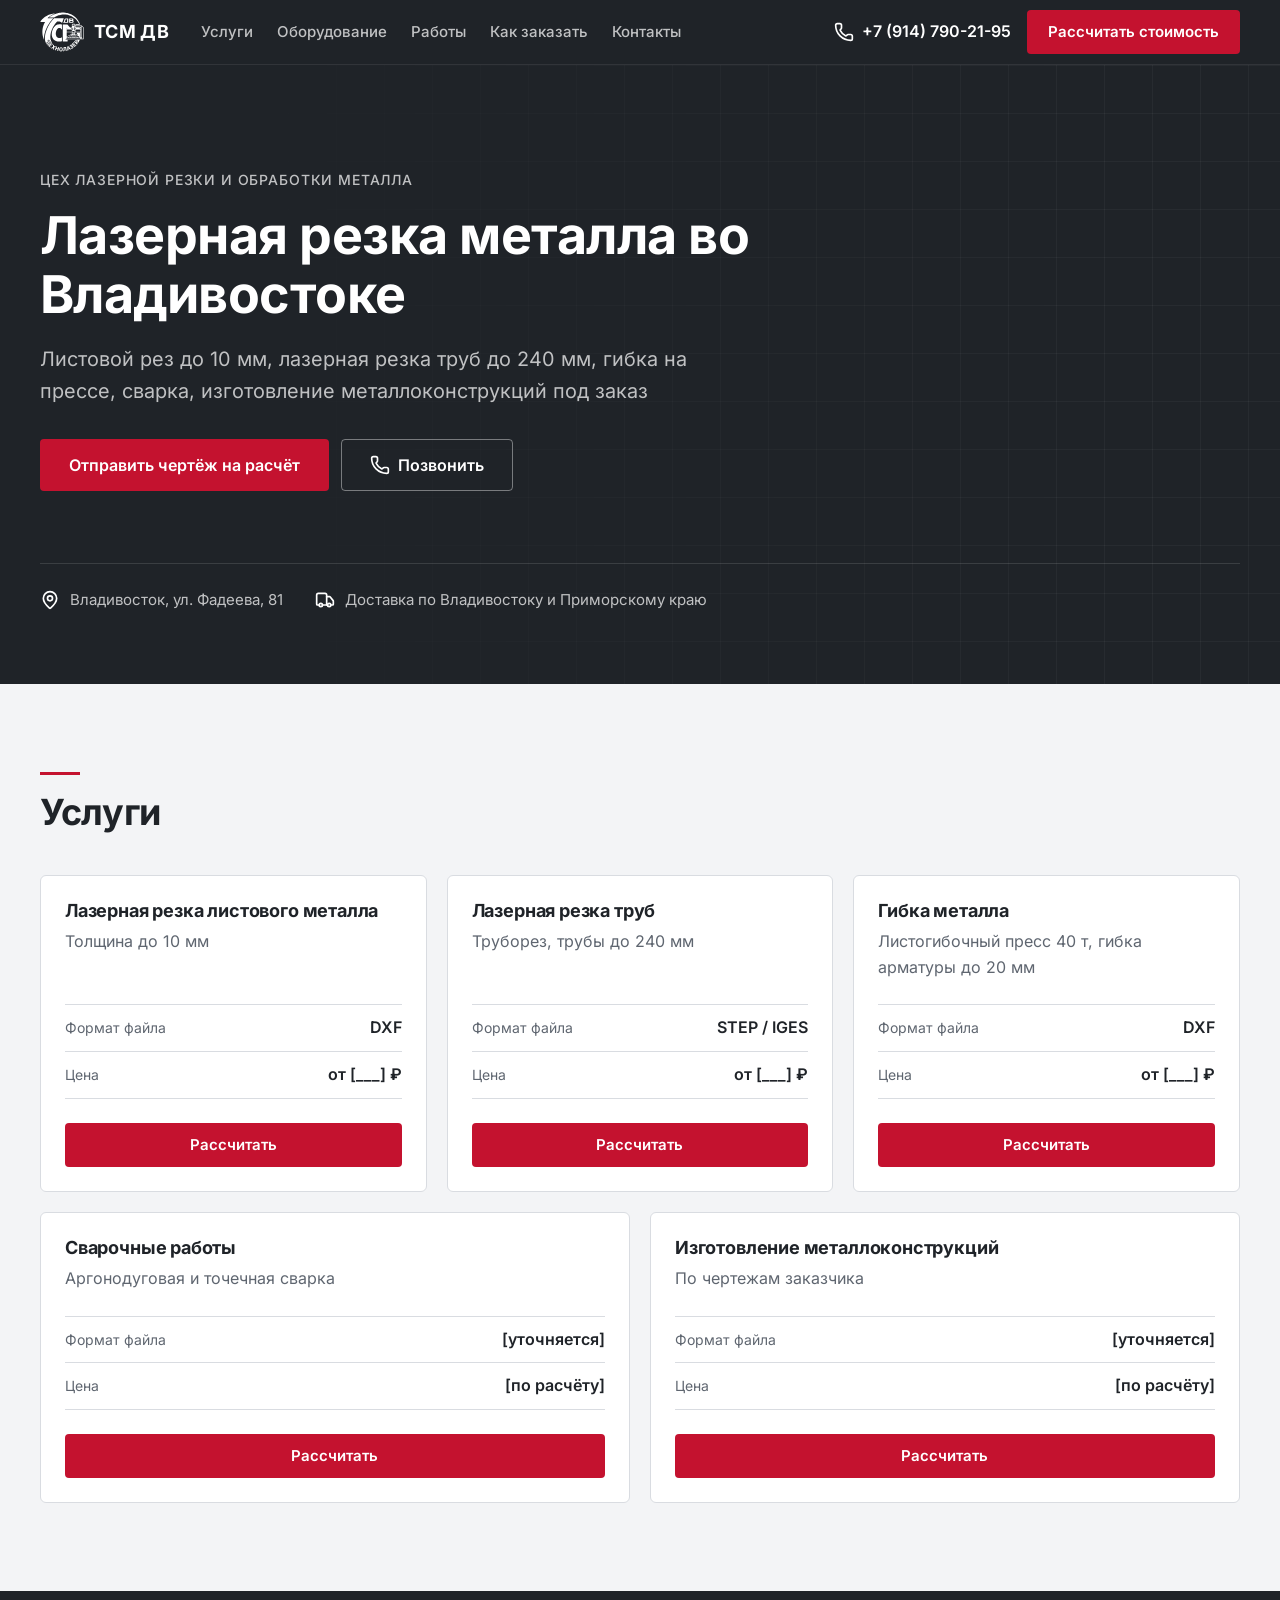
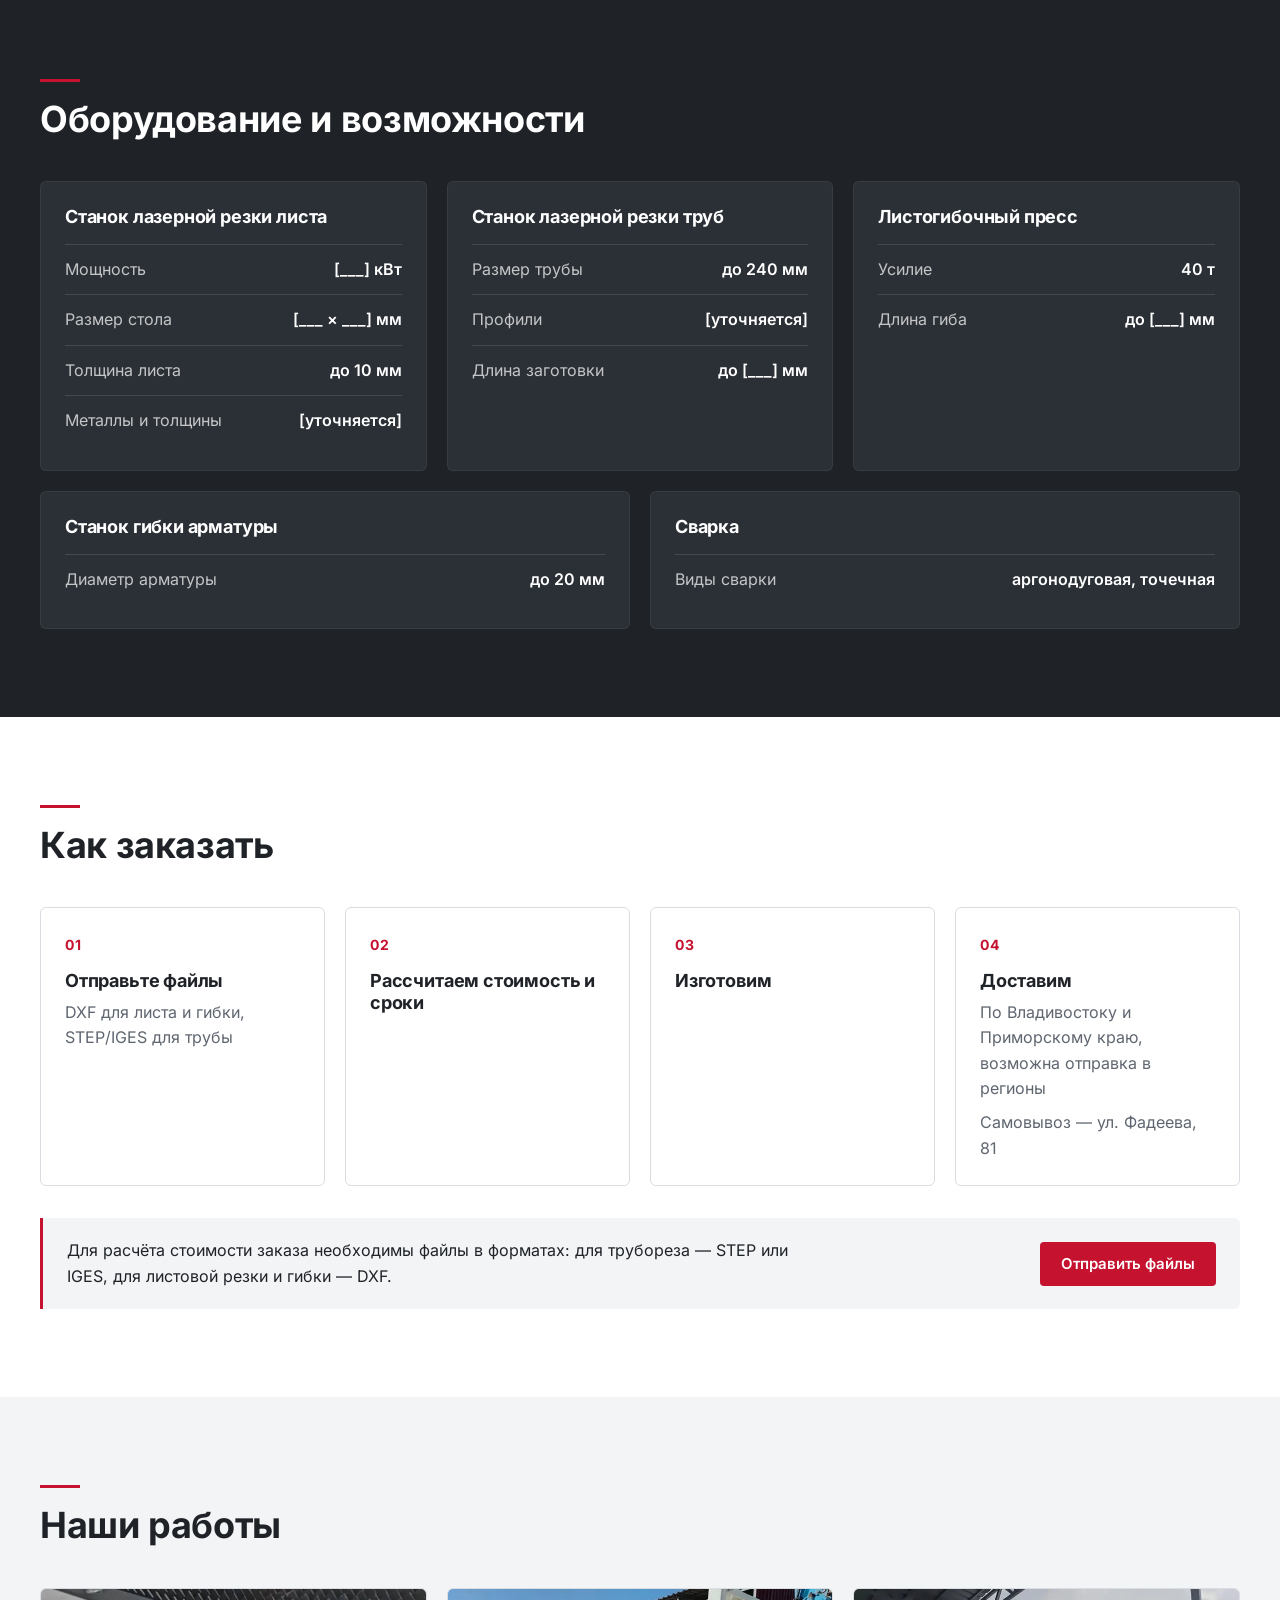
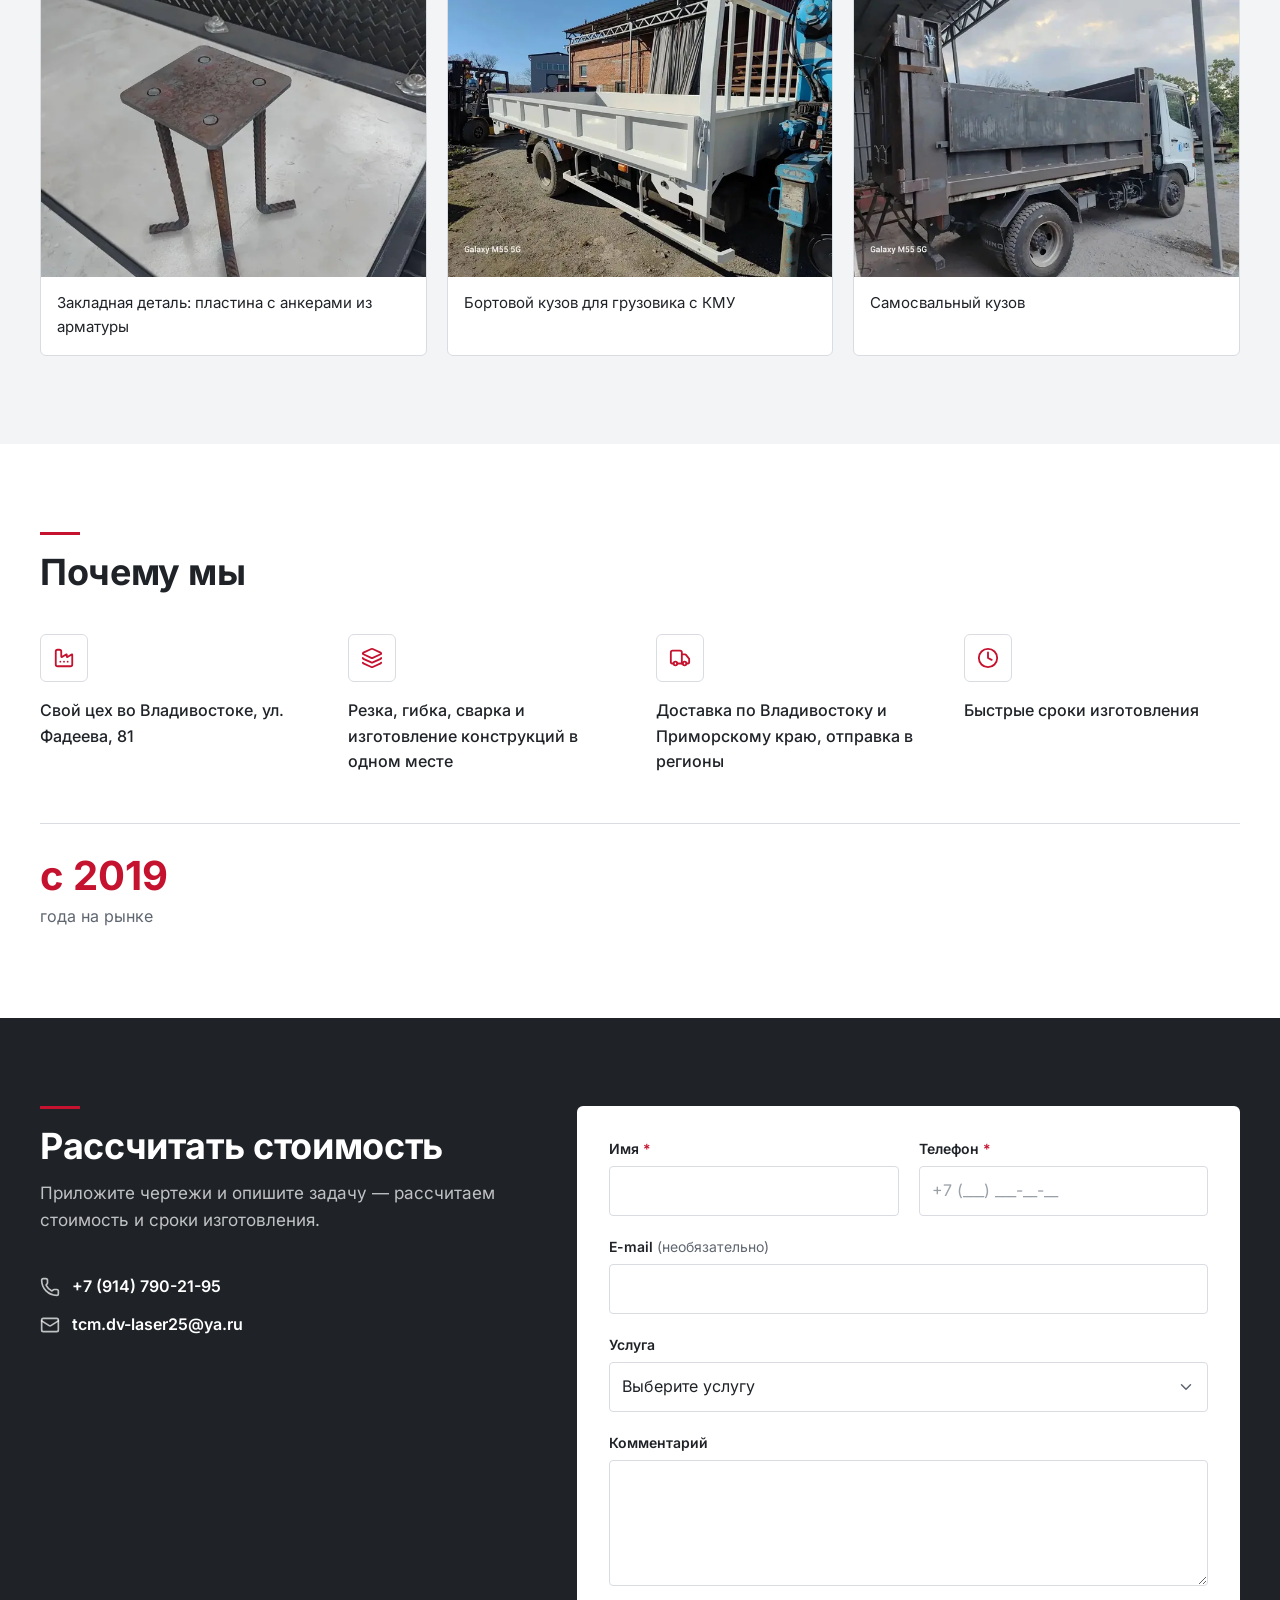
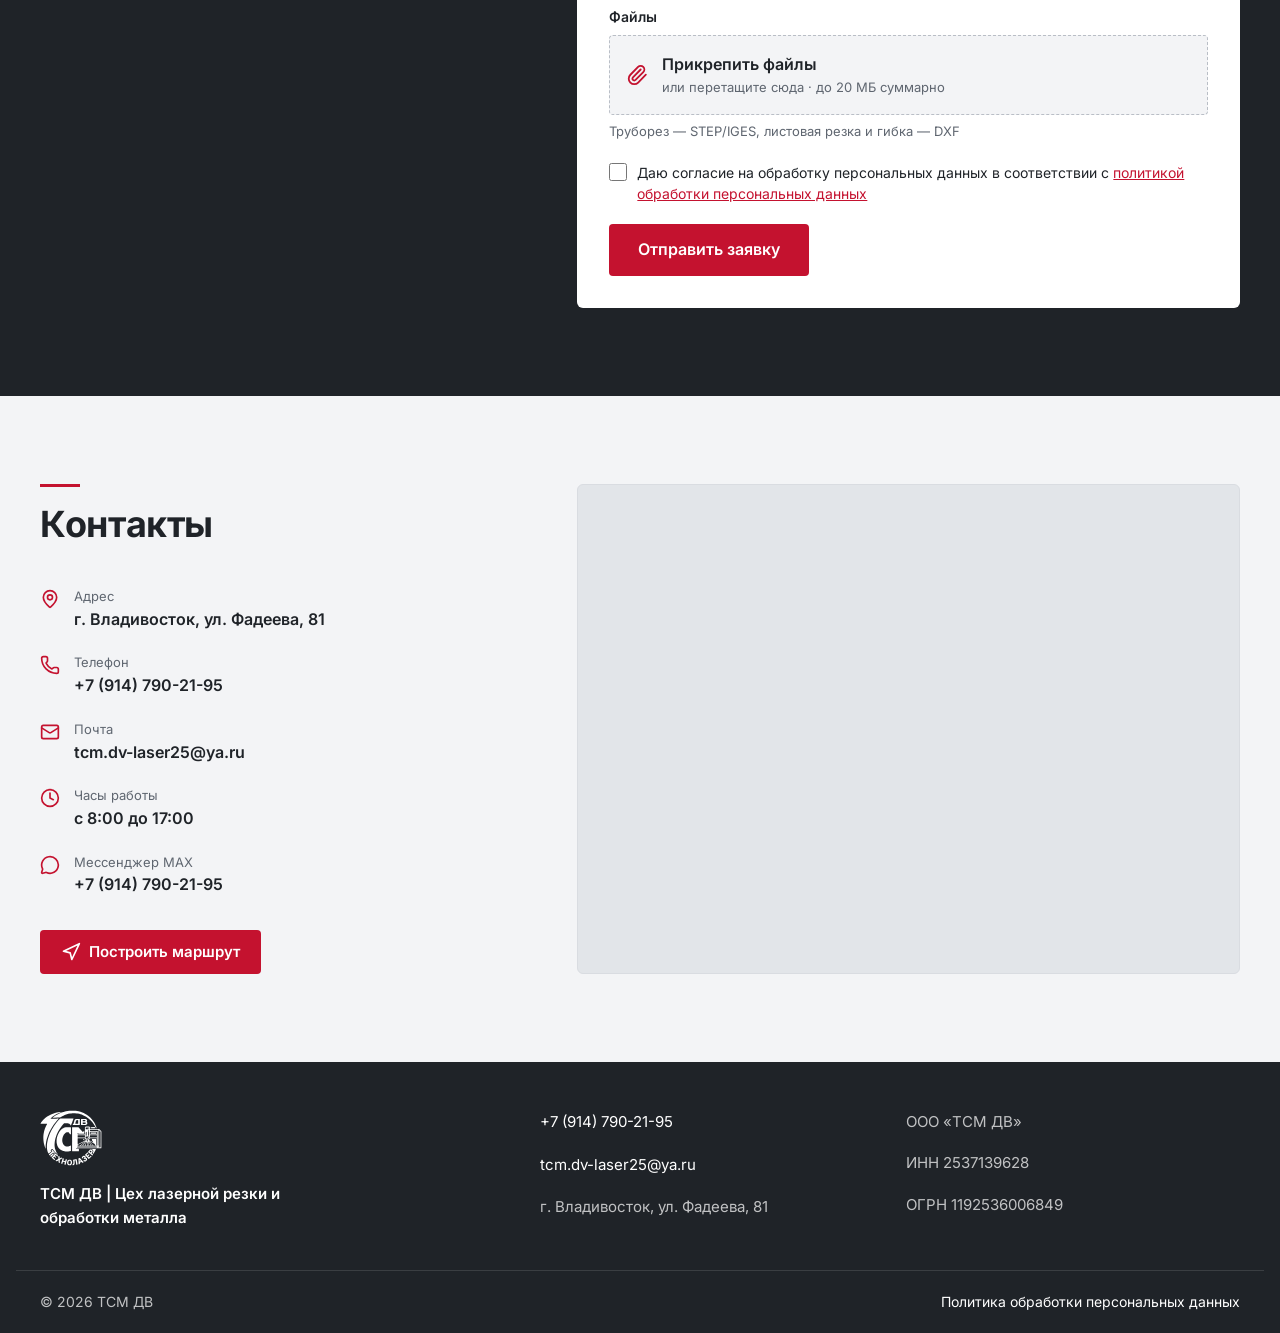
<file: index.html>
<!doctype html>
<html lang="ru">
<head>
  <meta charset="utf-8">
  <meta name="viewport" content="width=device-width, initial-scale=1">
  <title>Лазерная резка металла во Владивостоке — ТСМ ДВ</title>
  <meta name="description" content="Лазерная резка листового металла до 10 мм и труб, гибка, сварка, изготовление металлоконструкций во Владивостоке. Расчёт по чертежам DXF, STEP, IGES.">
  <meta name="theme-color" content="#1F2328">
  <!-- TODO(#6) Черновик на GitHub Pages закрыт от поисковиков. Убрать эту строку при запуске на своём домене -->
  <meta name="robots" content="noindex, nofollow">

  <!-- TODO(#6) Подставить домен в canonical, og:url и og:image -->
  <link rel="canonical" href="https://[домен]/">
  <meta property="og:type" content="website">
  <meta property="og:locale" content="ru_RU">
  <meta property="og:site_name" content="ТСМ ДВ">
  <meta property="og:title" content="Лазерная резка металла во Владивостоке — ТСМ ДВ">
  <meta property="og:description" content="Листовой рез до 10 мм, лазерная резка труб до 240 мм, гибка на прессе, сварка, изготовление металлоконструкций под заказ.">
  <meta property="og:url" content="https://[домен]/">
  <meta property="og:image" content="https://[домен]/assets/og-image.jpg">
  <meta property="og:image:width" content="1200">
  <meta property="og:image:height" content="630">

  <link rel="icon" href="assets/logo/favicon.ico" sizes="any">
  <link rel="icon" href="assets/logo/favicon.svg" type="image/svg+xml">
  <link rel="icon" href="assets/logo/favicon-32.png" type="image/png" sizes="32x32">
  <link rel="apple-touch-icon" href="assets/logo/apple-touch-icon.png">

  <link rel="preload" href="assets/fonts/inter-cyrillic-wght-normal.woff2" as="font" type="font/woff2" crossorigin>
  <link rel="preload" href="assets/fonts/inter-latin-wght-normal.woff2" as="font" type="font/woff2" crossorigin>
  <link rel="stylesheet" href="css/style.css">

  <!-- TODO(#6) Добавить url и image с доменом -->
  <!-- TODO(#7) Добавить openingHoursSpecification, когда будут известны рабочие дни (часы: 08:00–17:00) -->
  <script type="application/ld+json">
  {
    "@context": "https://schema.org",
    "@type": "LocalBusiness",
    "name": "ТСМ ДВ",
    "legalName": "ООО «ТСМ ДВ»",
    "taxID": "2537139628",
    "description": "Цех лазерной резки и обработки металла: листовая лазерная резка до 10 мм, лазерная резка труб до 240 мм, гибка листа и арматуры, аргонодуговая и точечная сварка, изготовление металлоконструкций.",
    "foundingDate": "2019",
    "telephone": "+7-914-790-21-95",
    "email": "tcm.dv-laser25@ya.ru",
    "address": {
      "@type": "PostalAddress",
      "streetAddress": "ул. Фадеева, 81",
      "addressLocality": "Владивосток",
      "addressRegion": "Приморский край",
      "addressCountry": "RU"
    },
    "areaServed": ["Владивосток", "Приморский край"]
  }
  </script>
</head>
<body>
  <!-- Иконки Lucide (ISC), исходники в assets/icons/ -->
  <svg class="sprite" aria-hidden="true" focusable="false">
    <symbol id="i-chevron-left" viewBox="0 0 24 24"><path d="m15 18-6-6 6-6"/></symbol>
    <symbol id="i-chevron-right" viewBox="0 0 24 24"><path d="m9 18 6-6-6-6"/></symbol>
    <symbol id="i-clock" viewBox="0 0 24 24"><circle cx="12" cy="12" r="10"/><path d="M12 6v6l4 2"/></symbol>
    <symbol id="i-factory" viewBox="0 0 24 24"><path d="M12 16h.01"/><path d="M16 16h.01"/><path d="M3 19a2 2 0 0 0 2 2h14a2 2 0 0 0 2-2V8.5a.5.5 0 0 0-.769-.422l-4.462 2.844A.5.5 0 0 1 15 10.5v-2a.5.5 0 0 0-.769-.422L9.77 10.922A.5.5 0 0 1 9 10.5V5a2 2 0 0 0-2-2H5a2 2 0 0 0-2 2z"/><path d="M8 16h.01"/></symbol>
    <symbol id="i-file" viewBox="0 0 24 24"><path d="M6 22a2 2 0 0 1-2-2V4a2 2 0 0 1 2-2h8a2.4 2.4 0 0 1 1.704.706l3.588 3.588A2.4 2.4 0 0 1 20 8v12a2 2 0 0 1-2 2z"/><path d="M14 2v5a1 1 0 0 0 1 1h5"/></symbol>
    <symbol id="i-layers" viewBox="0 0 24 24"><path d="M12.83 2.18a2 2 0 0 0-1.66 0L2.6 6.08a1 1 0 0 0 0 1.83l8.58 3.91a2 2 0 0 0 1.66 0l8.58-3.9a1 1 0 0 0 0-1.83z"/><path d="M2 12a1 1 0 0 0 .58.91l8.6 3.91a2 2 0 0 0 1.65 0l8.58-3.9A1 1 0 0 0 22 12"/><path d="M2 17a1 1 0 0 0 .58.91l8.6 3.91a2 2 0 0 0 1.65 0l8.58-3.9A1 1 0 0 0 22 17"/></symbol>
    <symbol id="i-mail" viewBox="0 0 24 24"><path d="m22 7-8.991 5.727a2 2 0 0 1-2.009 0L2 7"/><rect x="2" y="4" width="20" height="16" rx="2"/></symbol>
    <symbol id="i-map-pin" viewBox="0 0 24 24"><path d="M20 10c0 4.993-5.539 10.193-7.399 11.799a1 1 0 0 1-1.202 0C9.539 20.193 4 14.993 4 10a8 8 0 0 1 16 0"/><circle cx="12" cy="10" r="3"/></symbol>
    <symbol id="i-menu" viewBox="0 0 24 24"><path d="M4 5h16"/><path d="M4 12h16"/><path d="M4 19h16"/></symbol>
    <symbol id="i-message-circle" viewBox="0 0 24 24"><path d="M2.992 16.342a2 2 0 0 1 .094 1.167l-1.065 3.29a1 1 0 0 0 1.236 1.168l3.413-.998a2 2 0 0 1 1.099.092 10 10 0 1 0-4.777-4.719"/></symbol>
    <symbol id="i-navigation" viewBox="0 0 24 24"><polygon points="3 11 22 2 13 21 11 13 3 11"/></symbol>
    <symbol id="i-paperclip" viewBox="0 0 24 24"><path d="m16 6-8.414 8.586a2 2 0 0 0 2.829 2.829l8.414-8.586a4 4 0 1 0-5.657-5.657l-8.379 8.551a6 6 0 1 0 8.485 8.485l8.379-8.551"/></symbol>
    <symbol id="i-phone" viewBox="0 0 24 24"><path d="M13.832 16.568a1 1 0 0 0 1.213-.303l.355-.465A2 2 0 0 1 17 15h3a2 2 0 0 1 2 2v3a2 2 0 0 1-2 2A18 18 0 0 1 2 4a2 2 0 0 1 2-2h3a2 2 0 0 1 2 2v3a2 2 0 0 1-.8 1.6l-.468.351a1 1 0 0 0-.292 1.233 14 14 0 0 0 6.392 6.384"/></symbol>
    <symbol id="i-truck" viewBox="0 0 24 24"><path d="M14 18V6a2 2 0 0 0-2-2H4a2 2 0 0 0-2 2v11a1 1 0 0 0 1 1h2"/><path d="M15 18H9"/><path d="M19 18h2a1 1 0 0 0 1-1v-3.65a1 1 0 0 0-.22-.624l-3.48-4.35A1 1 0 0 0 17.52 8H14"/><circle cx="17" cy="18" r="2"/><circle cx="7" cy="18" r="2"/></symbol>
    <symbol id="i-x" viewBox="0 0 24 24"><path d="M18 6 6 18"/><path d="m6 6 12 12"/></symbol>
  </svg>

  <a class="skip-link" href="#main">Перейти к содержанию</a>

  <!-- 4.1 Шапка -->
  <header class="header" id="top">
    <div class="container header__inner">
      <a class="brand" href="#top" aria-label="ТСМ ДВ — в начало страницы">
        <img class="brand__logo" src="assets/logo/logo-white.svg" width="44" height="40" alt="">
        <span class="brand__name">ТСМ ДВ</span>
      </a>

      <nav class="nav" id="nav" aria-label="Основное меню">
        <ul class="nav__list">
          <li><a class="nav__link" href="#services">Услуги</a></li>
          <li><a class="nav__link" href="#equipment">Оборудование</a></li>
          <li><a class="nav__link" href="#works">Работы</a></li>
          <li><a class="nav__link" href="#how">Как заказать</a></li>
          <li><a class="nav__link" href="#contacts">Контакты</a></li>
        </ul>
        <div class="nav__extra">
          <a class="nav__phone" href="tel:+79147902195">+7 (914) 790-21-95</a>
          <a class="btn btn--primary btn--lg" href="#order">Рассчитать стоимость</a>
        </div>
      </nav>

      <div class="header__actions">
        <!-- TODO(#13) Иконка-ссылка на MAX — когда будет ссылка на профиль -->
        <a class="header__phone" href="tel:+79147902195" aria-label="Позвонить: +7 (914) 790-21-95">
          <svg class="icon" aria-hidden="true"><use href="#i-phone"/></svg>
          <span class="header__phone-text">+7 (914) 790-21-95</span>
        </a>
        <a class="btn btn--primary header__cta" href="#order">Рассчитать стоимость</a>
        <button class="burger" type="button" aria-expanded="false" aria-controls="nav" aria-label="Открыть меню">
          <svg class="icon" aria-hidden="true"><use href="#i-menu"/></svg>
        </button>
      </div>
    </div>
  </header>

  <main id="main">
    <!-- 4.2 Первый экран.
         Фон: графит. Вариант с затемнённым фото работ — добавить секции класс hero--photo
         (фото задаётся в css/style.css). Выбор фона — за владельцем. -->
    <section class="hero" aria-labelledby="hero-title">
      <div class="container hero__inner">
        <p class="hero__eyebrow">Цех лазерной резки и обработки металла</p>
        <h1 class="hero__title" id="hero-title">Лазерная резка металла во Владивостоке</h1>
        <p class="hero__lead">Листовой рез до 10 мм, лазерная резка труб до 240 мм, гибка на прессе, сварка, изготовление металлоконструкций под заказ</p>
        <div class="hero__actions">
          <a class="btn btn--primary btn--lg" href="#order">Отправить чертёж на расчёт</a>
          <a class="btn btn--ghost btn--lg" href="tel:+79147902195">
            <svg class="icon" aria-hidden="true"><use href="#i-phone"/></svg>
            Позвонить
          </a>
        </div>
        <ul class="hero__facts">
          <li>
            <svg class="icon" aria-hidden="true"><use href="#i-map-pin"/></svg>
            Владивосток, ул. Фадеева, 81
          </li>
          <li>
            <svg class="icon" aria-hidden="true"><use href="#i-truck"/></svg>
            Доставка по Владивостоку и Приморскому краю
          </li>
        </ul>
      </div>
    </section>

    <!-- 4.3 Услуги -->
    <section class="section section--light" id="services" aria-labelledby="services-title">
      <div class="container">
        <div class="section__head">
          <h2 class="section__title" id="services-title">Услуги</h2>
        </div>

        <div class="services">
          <article class="card service">
            <h3 class="service__title">Лазерная резка листового металла</h3>
            <p class="service__desc">Толщина до 10 мм</p>
            <dl class="service__meta">
              <div><dt>Формат файла</dt><dd>DXF</dd></div>
              <!-- TODO(#3) -->
              <div><dt>Цена</dt><dd>от [___] ₽</dd></div>
            </dl>
            <a class="btn btn--primary service__btn" href="#order" data-service="Лазерная резка листового металла">Рассчитать</a>
          </article>

          <article class="card service">
            <h3 class="service__title">Лазерная резка труб</h3>
            <p class="service__desc">Труборез, трубы до 240 мм</p>
            <dl class="service__meta">
              <div><dt>Формат файла</dt><dd>STEP / IGES</dd></div>
              <!-- TODO(#3) -->
              <div><dt>Цена</dt><dd>от [___] ₽</dd></div>
            </dl>
            <a class="btn btn--primary service__btn" href="#order" data-service="Лазерная резка труб">Рассчитать</a>
          </article>

          <article class="card service">
            <h3 class="service__title">Гибка металла</h3>
            <p class="service__desc">Листогибочный пресс 40 т, гибка арматуры до 20 мм</p>
            <dl class="service__meta">
              <div><dt>Формат файла</dt><dd>DXF</dd></div>
              <!-- TODO(#3) -->
              <div><dt>Цена</dt><dd>от [___] ₽</dd></div>
            </dl>
            <a class="btn btn--primary service__btn" href="#order" data-service="Гибка металла">Рассчитать</a>
          </article>

          <article class="card service">
            <h3 class="service__title">Сварочные работы</h3>
            <p class="service__desc">Аргонодуговая и точечная сварка</p>
            <dl class="service__meta">
              <!-- TODO(#8) -->
              <div><dt>Формат файла</dt><dd>[уточняется]</dd></div>
              <!-- TODO(#3) -->
              <div><dt>Цена</dt><dd>[по расчёту]</dd></div>
            </dl>
            <a class="btn btn--primary service__btn" href="#order" data-service="Сварочные работы">Рассчитать</a>
          </article>

          <article class="card service">
            <h3 class="service__title">Изготовление металлоконструкций</h3>
            <p class="service__desc">По чертежам заказчика</p>
            <dl class="service__meta">
              <!-- TODO(#8) -->
              <div><dt>Формат файла</dt><dd>[уточняется]</dd></div>
              <!-- TODO(#3) -->
              <div><dt>Цена</dt><dd>[по расчёту]</dd></div>
            </dl>
            <a class="btn btn--primary service__btn" href="#order" data-service="Изготовление металлоконструкций">Рассчитать</a>
          </article>
        </div>
      </div>
    </section>

    <!-- 4.4 Оборудование и возможности. TODO(#2) Часть характеристик — заглушки -->
    <section class="section section--dark" id="equipment" aria-labelledby="equipment-title">
      <div class="container">
        <div class="section__head">
          <h2 class="section__title" id="equipment-title">Оборудование и возможности</h2>
        </div>

        <div class="equipment">
          <article class="spec-card">
            <h3 class="spec-card__title">Станок лазерной резки листа</h3>
            <dl class="spec-list">
              <!-- TODO(#2) -->
              <div><dt>Мощность</dt><dd>[___] кВт</dd></div>
              <div><dt>Размер стола</dt><dd>[___ × ___] мм</dd></div>
              <div><dt>Толщина листа</dt><dd>до 10 мм</dd></div>
              <div><dt>Металлы и толщины</dt><dd>[уточняется]</dd></div>
            </dl>
          </article>

          <article class="spec-card">
            <h3 class="spec-card__title">Станок лазерной резки труб</h3>
            <dl class="spec-list">
              <div><dt>Размер трубы</dt><dd>до 240 мм</dd></div>
              <!-- TODO(#2) -->
              <div><dt>Профили</dt><dd>[уточняется]</dd></div>
              <div><dt>Длина заготовки</dt><dd>до [___] мм</dd></div>
            </dl>
          </article>

          <article class="spec-card">
            <h3 class="spec-card__title">Листогибочный пресс</h3>
            <dl class="spec-list">
              <div><dt>Усилие</dt><dd>40 т</dd></div>
              <!-- TODO(#2) -->
              <div><dt>Длина гиба</dt><dd>до [___] мм</dd></div>
            </dl>
          </article>

          <article class="spec-card">
            <h3 class="spec-card__title">Станок гибки арматуры</h3>
            <dl class="spec-list">
              <div><dt>Диаметр арматуры</dt><dd>до 20 мм</dd></div>
            </dl>
          </article>

          <article class="spec-card">
            <h3 class="spec-card__title">Сварка</h3>
            <dl class="spec-list">
              <div><dt>Виды сварки</dt><dd>аргонодуговая, точечная</dd></div>
            </dl>
          </article>
        </div>
      </div>
    </section>

    <!-- 4.5 Как заказать -->
    <section class="section" id="how" aria-labelledby="how-title">
      <div class="container">
        <div class="section__head">
          <h2 class="section__title" id="how-title">Как заказать</h2>
        </div>

        <ol class="steps">
          <li class="step">
            <span class="step__num" aria-hidden="true">01</span>
            <h3 class="step__title">Отправьте файлы</h3>
            <p class="step__text">DXF для листа и гибки, STEP/IGES для трубы</p>
          </li>
          <li class="step">
            <span class="step__num" aria-hidden="true">02</span>
            <h3 class="step__title">Рассчитаем стоимость и сроки</h3>
          </li>
          <li class="step">
            <span class="step__num" aria-hidden="true">03</span>
            <h3 class="step__title">Изготовим</h3>
          </li>
          <li class="step">
            <span class="step__num" aria-hidden="true">04</span>
            <h3 class="step__title">Доставим</h3>
            <p class="step__text">По Владивостоку и Приморскому краю, возможна отправка в регионы</p>
            <p class="step__text">Самовывоз — ул. Фадеева, 81</p>
          </li>
        </ol>

        <div class="note">
          <p class="note__text">Для расчёта стоимости заказа необходимы файлы в форматах: для трубореза — STEP или IGES, для листовой резки и гибки — DXF.</p>
          <a class="btn btn--primary" href="#order">Отправить файлы</a>
        </div>
      </div>
    </section>

    <!-- 4.6 Наши работы.
         TODO(#11) На фото водяной знак «Galaxy M55 5G». После решения: заменить PNG в assets/photos/
         и запустить python tools/build-images.py -->
    <section class="section section--light" id="works" aria-labelledby="works-title">
      <div class="container">
        <div class="section__head">
          <h2 class="section__title" id="works-title">Наши работы</h2>
        </div>

        <ul class="gallery">
          <li class="gallery__item">
            <figure class="gallery__figure">
              <a class="gallery__link gallery__link--top" href="assets/photos/01-zakladnaya-1280.jpg" data-full="assets/photos/01-zakladnaya-1280.webp" data-width="1280" data-height="1707">
                <picture>
                  <source type="image/webp" srcset="assets/photos/01-zakladnaya-640.webp 640w, assets/photos/01-zakladnaya-1280.webp 1280w" sizes="(min-width: 1248px) 384px, (min-width: 768px) 31vw, calc(100vw - 32px)">
                  <img src="assets/photos/01-zakladnaya-640.jpg" srcset="assets/photos/01-zakladnaya-640.jpg 640w, assets/photos/01-zakladnaya-1280.jpg 1280w" sizes="(min-width: 1248px) 384px, (min-width: 768px) 31vw, calc(100vw - 32px)" width="640" height="854" loading="lazy" decoding="async" alt="Закладная деталь: пластина с анкерами из арматуры">
                </picture>
              </a>
              <!-- TODO(#10) -->
              <figcaption class="gallery__caption">Закладная деталь: пластина с анкерами из арматуры</figcaption>
            </figure>
          </li>
          <li class="gallery__item">
            <figure class="gallery__figure">
              <a class="gallery__link" href="assets/photos/02-kuzov-bortovoy-1280.jpg" data-full="assets/photos/02-kuzov-bortovoy-1280.webp" data-width="1280" data-height="960">
                <picture>
                  <source type="image/webp" srcset="assets/photos/02-kuzov-bortovoy-640.webp 640w, assets/photos/02-kuzov-bortovoy-1280.webp 1280w" sizes="(min-width: 1248px) 384px, (min-width: 768px) 31vw, calc(100vw - 32px)">
                  <img src="assets/photos/02-kuzov-bortovoy-640.jpg" srcset="assets/photos/02-kuzov-bortovoy-640.jpg 640w, assets/photos/02-kuzov-bortovoy-1280.jpg 1280w" sizes="(min-width: 1248px) 384px, (min-width: 768px) 31vw, calc(100vw - 32px)" width="640" height="480" loading="lazy" decoding="async" alt="Бортовой кузов для грузовика с КМУ">
                </picture>
              </a>
              <!-- TODO(#10) -->
              <figcaption class="gallery__caption">Бортовой кузов для грузовика с КМУ</figcaption>
            </figure>
          </li>
          <li class="gallery__item">
            <figure class="gallery__figure">
              <a class="gallery__link" href="assets/photos/03-kuzov-samosval-1280.jpg" data-full="assets/photos/03-kuzov-samosval-1280.webp" data-width="1280" data-height="960">
                <picture>
                  <source type="image/webp" srcset="assets/photos/03-kuzov-samosval-640.webp 640w, assets/photos/03-kuzov-samosval-1280.webp 1280w" sizes="(min-width: 1248px) 384px, (min-width: 768px) 31vw, calc(100vw - 32px)">
                  <img src="assets/photos/03-kuzov-samosval-640.jpg" srcset="assets/photos/03-kuzov-samosval-640.jpg 640w, assets/photos/03-kuzov-samosval-1280.jpg 1280w" sizes="(min-width: 1248px) 384px, (min-width: 768px) 31vw, calc(100vw - 32px)" width="640" height="480" loading="lazy" decoding="async" alt="Самосвальный кузов">
                </picture>
              </a>
              <!-- TODO(#10) -->
              <figcaption class="gallery__caption">Самосвальный кузов</figcaption>
            </figure>
          </li>
        </ul>
      </div>
    </section>

    <!-- 4.7 Почему мы. TODO(#12) Пункты 1–3 — черновик, ждут подтверждения -->
    <section class="section" id="why" aria-labelledby="why-title">
      <div class="container">
        <div class="section__head">
          <h2 class="section__title" id="why-title">Почему мы</h2>
        </div>

        <ul class="features">
          <li class="feature">
            <span class="feature__icon"><svg class="icon" aria-hidden="true"><use href="#i-factory"/></svg></span>
            <p class="feature__text">Свой цех во Владивостоке, ул. Фадеева, 81</p>
          </li>
          <li class="feature">
            <span class="feature__icon"><svg class="icon" aria-hidden="true"><use href="#i-layers"/></svg></span>
            <p class="feature__text">Резка, гибка, сварка и изготовление конструкций в одном месте</p>
          </li>
          <li class="feature">
            <span class="feature__icon"><svg class="icon" aria-hidden="true"><use href="#i-truck"/></svg></span>
            <p class="feature__text">Доставка по Владивостоку и Приморскому краю, отправка в регионы</p>
          </li>
          <li class="feature">
            <span class="feature__icon"><svg class="icon" aria-hidden="true"><use href="#i-clock"/></svg></span>
            <p class="feature__text">Быстрые сроки изготовления</p>
          </li>
        </ul>

        <div class="stats">
          <div class="stat">
            <span class="stat__value">с 2019</span>
            <span class="stat__label">года на рынке</span>
          </div>
        </div>
      </div>
    </section>

    <!-- 4.8 Форма заявки -->
    <section class="section section--dark" id="order" aria-labelledby="order-title">
      <div class="container order">
        <div class="order__aside">
          <div class="section__head">
            <h2 class="section__title" id="order-title">Рассчитать стоимость</h2>
            <p class="section__lead">Приложите чертежи и опишите задачу — рассчитаем стоимость и сроки изготовления.</p>
          </div>
          <ul class="order__contacts">
            <li>
              <svg class="icon" aria-hidden="true"><use href="#i-phone"/></svg>
              <a href="tel:+79147902195">+7 (914) 790-21-95</a>
            </li>
            <li>
              <svg class="icon" aria-hidden="true"><use href="#i-mail"/></svg>
              <a href="mailto:tcm.dv-laser25@ya.ru">tcm.dv-laser25@ya.ru</a>
            </li>
          </ul>
        </div>

        <form class="form" id="order-form" action="send.php" method="post" enctype="multipart/form-data" novalidate>
          <div class="form__row">
            <div class="field">
              <label class="field__label" for="f-name">Имя <span class="field__req" aria-hidden="true">*</span></label>
              <input class="field__input" id="f-name" name="name" type="text" autocomplete="name" maxlength="100" required aria-describedby="f-name-error">
              <p class="field__error" id="f-name-error" hidden></p>
            </div>
            <div class="field">
              <label class="field__label" for="f-phone">Телефон <span class="field__req" aria-hidden="true">*</span></label>
              <input class="field__input" id="f-phone" name="phone" type="tel" inputmode="tel" autocomplete="tel" placeholder="+7 (___) ___-__-__" required aria-describedby="f-phone-error">
              <p class="field__error" id="f-phone-error" hidden></p>
            </div>
          </div>

          <div class="field">
            <label class="field__label" for="f-email">E-mail <span class="field__optional">(необязательно)</span></label>
            <input class="field__input" id="f-email" name="email" type="email" autocomplete="email" maxlength="254" aria-describedby="f-email-error">
            <p class="field__error" id="f-email-error" hidden></p>
          </div>

          <div class="field">
            <label class="field__label" for="f-service">Услуга</label>
            <select class="field__input field__select" id="f-service" name="service">
              <option value="">Выберите услугу</option>
              <option>Лазерная резка листового металла</option>
              <option>Лазерная резка труб</option>
              <option>Гибка металла</option>
              <option>Сварочные работы</option>
              <option>Изготовление металлоконструкций</option>
              <option>Другое</option>
            </select>
          </div>

          <div class="field">
            <label class="field__label" for="f-comment">Комментарий</label>
            <textarea class="field__input field__textarea" id="f-comment" name="comment" rows="4" maxlength="3000"></textarea>
          </div>

          <!-- TODO(#8) Принимать ли PDF, фото эскиза, заявку без файла. Список форматов также в js/main.js и config.php -->
          <div class="field">
            <span class="field__label" id="f-files-label">Файлы</span>
            <input class="visually-hidden" id="f-files" name="files[]" type="file" multiple accept=".dxf,.step,.stp,.iges,.igs" aria-labelledby="f-files-label" aria-describedby="f-files-hint f-files-error">
            <label class="dropzone" for="f-files">
              <svg class="icon" aria-hidden="true"><use href="#i-paperclip"/></svg>
              <span class="dropzone__text">
                <span class="dropzone__title">Прикрепить файлы</span>
                <span class="dropzone__sub">или перетащите сюда · до 20 МБ суммарно</span>
              </span>
            </label>
            <p class="field__hint" id="f-files-hint">Труборез — STEP/IGES, листовая резка и гибка — DXF</p>
            <ul class="file-list" id="f-files-list" hidden></ul>
            <p class="field__error" id="f-files-error" hidden></p>
          </div>

          <!-- Антиспам: поле-ловушка (люди его не видят) и время заполнения формы -->
          <div class="hp" aria-hidden="true">
            <label for="f-website">Не заполняйте это поле</label>
            <input id="f-website" name="website" type="text" tabindex="-1" autocomplete="off">
          </div>
          <input type="hidden" name="t" value="">

          <div class="field">
            <label class="check">
              <input class="check__input" id="f-consent" name="consent" type="checkbox" value="1" required aria-describedby="f-consent-error">
              <span>Даю согласие на обработку персональных данных в соответствии с <a href="privacy.html" target="_blank">политикой обработки персональных данных</a></span>
            </label>
            <p class="field__error" id="f-consent-error" hidden></p>
          </div>

          <button class="btn btn--primary btn--lg form__submit" type="submit">Отправить заявку</button>
          <div class="form__status" id="f-status" role="status" aria-live="polite" hidden></div>
        </form>
      </div>
    </section>

    <!-- 4.9 Контакты -->
    <section class="section section--light" id="contacts" aria-labelledby="contacts-title">
      <div class="container contacts">
        <div class="contacts__info">
          <div class="section__head">
            <h2 class="section__title" id="contacts-title">Контакты</h2>
          </div>
          <ul class="contact-list">
            <li>
              <svg class="icon" aria-hidden="true"><use href="#i-map-pin"/></svg>
              <div>
                <span class="contact-list__label">Адрес</span>
                <span class="contact-list__value">г. Владивосток, ул. Фадеева, 81</span>
              </div>
            </li>
            <li>
              <svg class="icon" aria-hidden="true"><use href="#i-phone"/></svg>
              <div>
                <span class="contact-list__label">Телефон</span>
                <a class="contact-list__value" href="tel:+79147902195">+7 (914) 790-21-95</a>
              </div>
            </li>
            <li>
              <svg class="icon" aria-hidden="true"><use href="#i-mail"/></svg>
              <div>
                <span class="contact-list__label">Почта</span>
                <a class="contact-list__value" href="mailto:tcm.dv-laser25@ya.ru">tcm.dv-laser25@ya.ru</a>
              </div>
            </li>
            <li>
              <svg class="icon" aria-hidden="true"><use href="#i-clock"/></svg>
              <div>
                <span class="contact-list__label">Часы работы</span>
                <!-- TODO(#7) Дописать рабочие дни, когда будут известны -->
                <span class="contact-list__value">с 8:00 до 17:00</span>
              </div>
            </li>
            <!-- TODO(#13) Сделать номер ссылкой на профиль MAX (вида https://max.ru/u/…, берётся в приложении MAX).
                 Формата ссылки на чат по номеру телефона у MAX не нашлось -->
            <li>
              <svg class="icon" aria-hidden="true"><use href="#i-message-circle"/></svg>
              <div>
                <span class="contact-list__label">Мессенджер MAX</span>
                <span class="contact-list__value">+7 (914) 790-21-95</span>
              </div>
            </li>
          </ul>
          <!-- Маршрут строится по адресу. Если Яндекс не найдёт точку, заменить адрес в rtext на координаты: rtext=~широта,долгота -->
          <a class="btn btn--primary" href="https://yandex.ru/maps/?mode=routes&amp;rtt=auto&amp;rtext=~%D0%92%D0%BB%D0%B0%D0%B4%D0%B8%D0%B2%D0%BE%D1%81%D1%82%D0%BE%D0%BA%2C%20%D1%83%D0%BB%D0%B8%D1%86%D0%B0%20%D0%A4%D0%B0%D0%B4%D0%B5%D0%B5%D0%B2%D0%B0%2C%2081" target="_blank" rel="noopener">
            <svg class="icon" aria-hidden="true"><use href="#i-navigation"/></svg>
            Построить маршрут
          </a>
        </div>

        <div class="map">
          <iframe src="https://yandex.ru/map-widget/v1/?mode=search&amp;z=16&amp;text=%D0%92%D0%BB%D0%B0%D0%B4%D0%B8%D0%B2%D0%BE%D1%81%D1%82%D0%BE%D0%BA%2C%20%D1%83%D0%BB%D0%B8%D1%86%D0%B0%20%D0%A4%D0%B0%D0%B4%D0%B5%D0%B5%D0%B2%D0%B0%2C%2081" title="Карта: Владивосток, ул. Фадеева, 81" loading="lazy" allowfullscreen></iframe>
        </div>
      </div>
    </section>
  </main>

  <!-- 4.10 Подвал -->
  <footer class="footer">
    <div class="container footer__grid">
      <div class="footer__brand">
        <img src="assets/logo/logo-white.svg" width="62" height="56" alt="ТСМ ДВ Технолазер" loading="lazy">
        <p class="footer__name">ТСМ ДВ | Цех лазерной резки и обработки металла</p>
      </div>
      <ul class="footer__contacts">
        <li><a href="tel:+79147902195">+7 (914) 790-21-95</a></li>
        <li><a href="mailto:tcm.dv-laser25@ya.ru">tcm.dv-laser25@ya.ru</a></li>
        <li>г. Владивосток, ул. Фадеева, 81</li>
      </ul>
      <div class="footer__legal">
        <p>ООО «ТСМ ДВ»</p>
        <p>ИНН 2537139628</p>
        <p>ОГРН 1192536006849</p>
      </div>
    </div>
    <div class="container footer__bottom">
      <p>© <span data-year>2026</span> ТСМ ДВ</p>
      <a href="privacy.html">Политика обработки персональных данных</a>
    </div>
  </footer>

  <!-- Лайтбокс для галереи -->
  <dialog class="lightbox" id="lightbox" aria-label="Просмотр фото">
    <figure class="lightbox__figure">
      <img class="lightbox__img" alt="">
      <figcaption class="lightbox__caption"></figcaption>
    </figure>
    <button class="lightbox__btn lightbox__close" type="button" aria-label="Закрыть">
      <svg class="icon" aria-hidden="true"><use href="#i-x"/></svg>
    </button>
    <button class="lightbox__btn lightbox__prev" type="button" aria-label="Предыдущее фото">
      <svg class="icon" aria-hidden="true"><use href="#i-chevron-left"/></svg>
    </button>
    <button class="lightbox__btn lightbox__next" type="button" aria-label="Следующее фото">
      <svg class="icon" aria-hidden="true"><use href="#i-chevron-right"/></svg>
    </button>
  </dialog>

  <script src="js/main.js" defer></script>
</body>
</html>
</file>
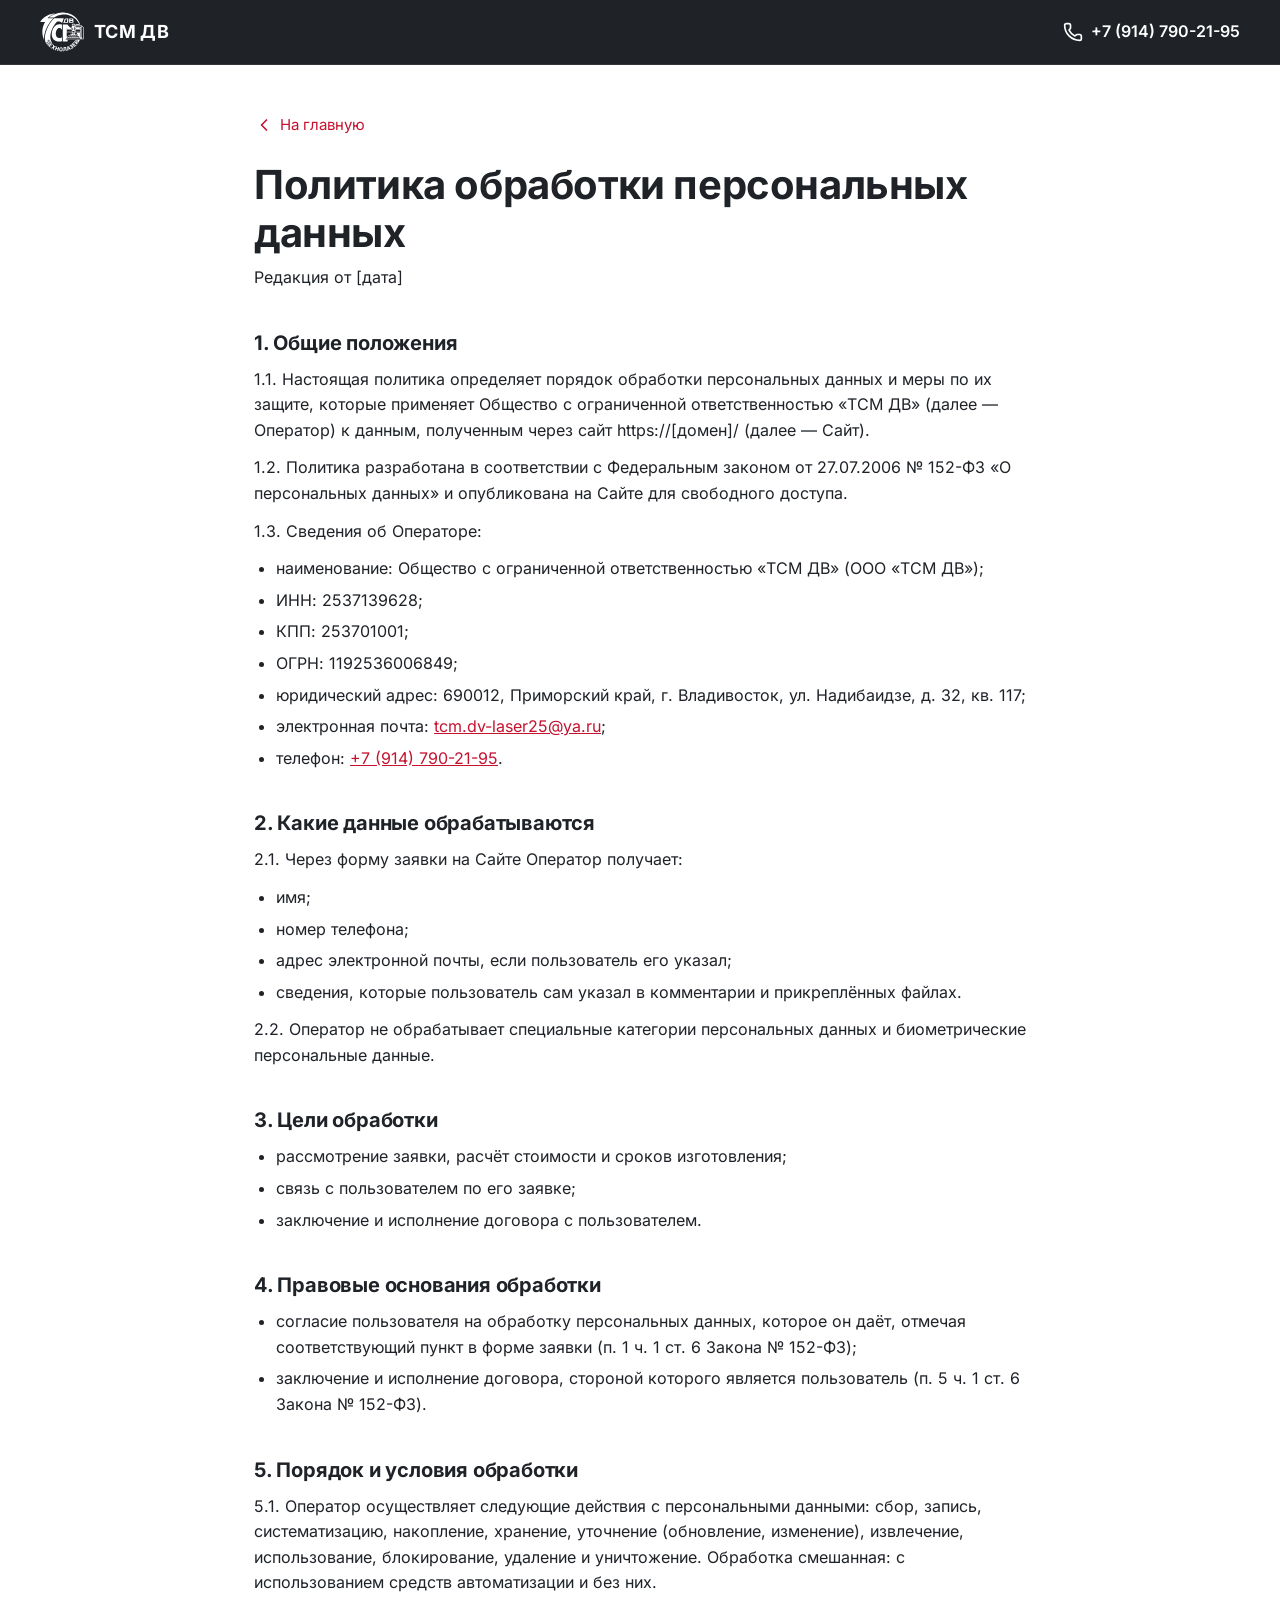
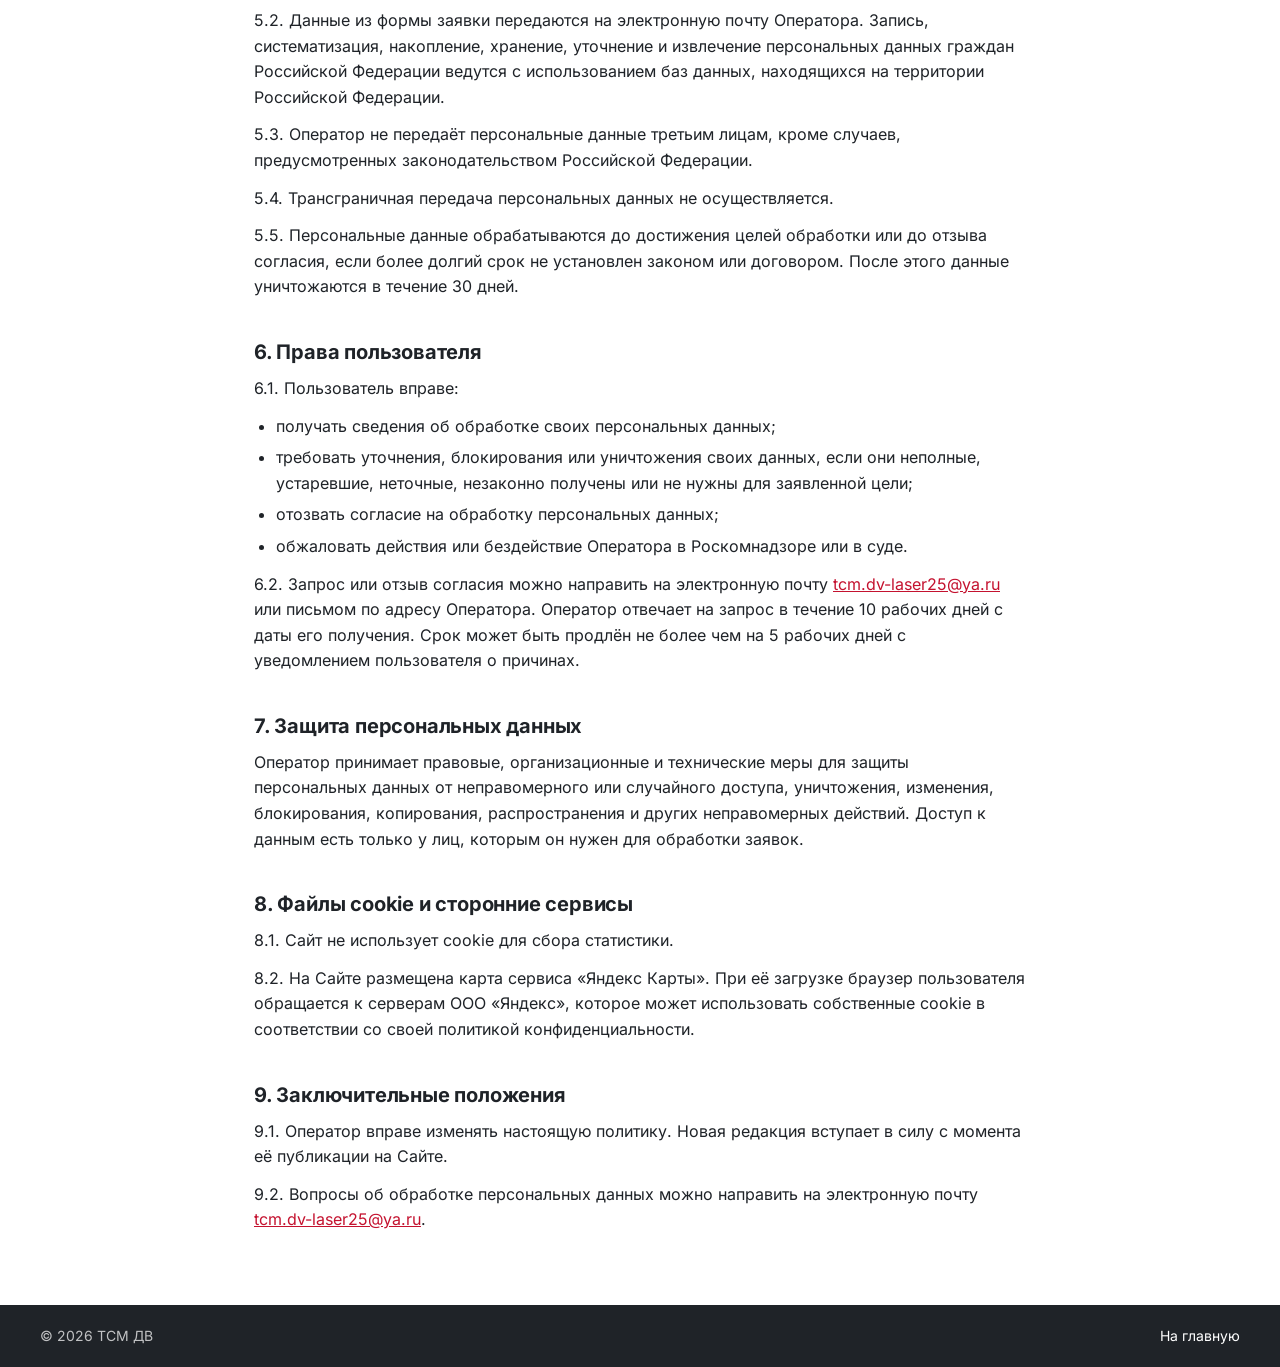
<file: privacy.html>
<!doctype html>
<html lang="ru">
<head>
  <meta charset="utf-8">
  <meta name="viewport" content="width=device-width, initial-scale=1">
  <title>Политика обработки персональных данных — ТСМ ДВ</title>
  <meta name="description" content="Политика обработки персональных данных пользователей сайта ТСМ ДВ, цеха лазерной резки и обработки металла во Владивостоке.">
  <meta name="theme-color" content="#1F2328">
  <!-- TODO(#6) Черновик на GitHub Pages закрыт от поисковиков. Убрать эту строку при запуске на своём домене -->
  <meta name="robots" content="noindex, nofollow">
  <link rel="icon" href="assets/logo/favicon.ico" sizes="any">
  <link rel="icon" href="assets/logo/favicon.svg" type="image/svg+xml">
  <link rel="icon" href="assets/logo/favicon-32.png" type="image/png" sizes="32x32">
  <link rel="apple-touch-icon" href="assets/logo/apple-touch-icon.png">
  <link rel="stylesheet" href="css/style.css">
</head>
<body>
  <svg class="sprite" aria-hidden="true" focusable="false">
    <symbol id="i-chevron-left" viewBox="0 0 24 24"><path d="m15 18-6-6 6-6"/></symbol>
    <symbol id="i-phone" viewBox="0 0 24 24"><path d="M13.832 16.568a1 1 0 0 0 1.213-.303l.355-.465A2 2 0 0 1 17 15h3a2 2 0 0 1 2 2v3a2 2 0 0 1-2 2A18 18 0 0 1 2 4a2 2 0 0 1 2-2h3a2 2 0 0 1 2 2v3a2 2 0 0 1-.8 1.6l-.468.351a1 1 0 0 0-.292 1.233 14 14 0 0 0 6.392 6.384"/></symbol>
  </svg>

  <header class="header">
    <div class="container header__inner">
      <a class="brand" href="index.html" aria-label="ТСМ ДВ — на главную">
        <img class="brand__logo" src="assets/logo/logo-white.svg" width="44" height="40" alt="">
        <span class="brand__name">ТСМ ДВ</span>
      </a>
      <div class="header__actions">
        <a class="header__phone" href="tel:+79147902195" aria-label="Позвонить: +7 (914) 790-21-95">
          <svg class="icon" aria-hidden="true"><use href="#i-phone"/></svg>
          <span class="header__phone-text">+7 (914) 790-21-95</span>
        </a>
      </div>
    </div>
  </header>

  <!-- TODO(#6) Подставить домен сайта -->
  <main class="doc">
    <div class="container doc__inner">
      <a class="doc__back" href="index.html">
        <svg class="icon" aria-hidden="true"><use href="#i-chevron-left"/></svg>
        На главную
      </a>

      <h1>Политика обработки персональных данных</h1>
      <!-- TODO(#6) Дата редакции — дата публикации на своём домене -->
      <p class="doc__meta">Редакция от [дата]</p>

      <h2>1. Общие положения</h2>
      <p>1.1. Настоящая политика определяет порядок обработки персональных данных и меры по их защите, которые применяет Общество с ограниченной ответственностью «ТСМ ДВ» (далее — Оператор) к данным, полученным через сайт https://[домен]/ (далее — Сайт).</p>
      <p>1.2. Политика разработана в соответствии с Федеральным законом от 27.07.2006 № 152-ФЗ «О персональных данных» и опубликована на Сайте для свободного доступа.</p>
      <p>1.3. Сведения об Операторе:</p>
      <ul>
        <li>наименование: Общество с ограниченной ответственностью «ТСМ ДВ» (ООО «ТСМ ДВ»);</li>
        <li>ИНН: 2537139628;</li>
        <li>КПП: 253701001;</li>
        <li>ОГРН: 1192536006849;</li>
        <li>юридический адрес: 690012, Приморский край, г. Владивосток, ул. Надибаидзе, д. 32, кв. 117;</li>
        <li>электронная почта: <a href="mailto:tcm.dv-laser25@ya.ru">tcm.dv-laser25@ya.ru</a>;</li>
        <li>телефон: <a href="tel:+79147902195">+7 (914) 790-21-95</a>.</li>
      </ul>

      <h2>2. Какие данные обрабатываются</h2>
      <p>2.1. Через форму заявки на Сайте Оператор получает:</p>
      <ul>
        <li>имя;</li>
        <li>номер телефона;</li>
        <li>адрес электронной почты, если пользователь его указал;</li>
        <li>сведения, которые пользователь сам указал в комментарии и прикреплённых файлах.</li>
      </ul>
      <p>2.2. Оператор не обрабатывает специальные категории персональных данных и биометрические персональные данные.</p>

      <h2>3. Цели обработки</h2>
      <ul>
        <li>рассмотрение заявки, расчёт стоимости и сроков изготовления;</li>
        <li>связь с пользователем по его заявке;</li>
        <li>заключение и исполнение договора с пользователем.</li>
      </ul>

      <h2>4. Правовые основания обработки</h2>
      <ul>
        <li>согласие пользователя на обработку персональных данных, которое он даёт, отмечая соответствующий пункт в форме заявки (п. 1 ч. 1 ст. 6 Закона № 152-ФЗ);</li>
        <li>заключение и исполнение договора, стороной которого является пользователь (п. 5 ч. 1 ст. 6 Закона № 152-ФЗ).</li>
      </ul>

      <h2>5. Порядок и условия обработки</h2>
      <p>5.1. Оператор осуществляет следующие действия с персональными данными: сбор, запись, систематизацию, накопление, хранение, уточнение (обновление, изменение), извлечение, использование, блокирование, удаление и уничтожение. Обработка смешанная: с использованием средств автоматизации и без них.</p>
      <p>5.2. Данные из формы заявки передаются на электронную почту Оператора. Запись, систематизация, накопление, хранение, уточнение и извлечение персональных данных граждан Российской Федерации ведутся с использованием баз данных, находящихся на территории Российской Федерации.</p>
      <p>5.3. Оператор не передаёт персональные данные третьим лицам, кроме случаев, предусмотренных законодательством Российской Федерации.</p>
      <p>5.4. Трансграничная передача персональных данных не осуществляется.</p>
      <p>5.5. Персональные данные обрабатываются до достижения целей обработки или до отзыва согласия, если более долгий срок не установлен законом или договором. После этого данные уничтожаются в течение 30 дней.</p>

      <h2>6. Права пользователя</h2>
      <p>6.1. Пользователь вправе:</p>
      <ul>
        <li>получать сведения об обработке своих персональных данных;</li>
        <li>требовать уточнения, блокирования или уничтожения своих данных, если они неполные, устаревшие, неточные, незаконно получены или не нужны для заявленной цели;</li>
        <li>отозвать согласие на обработку персональных данных;</li>
        <li>обжаловать действия или бездействие Оператора в Роскомнадзоре или в суде.</li>
      </ul>
      <p>6.2. Запрос или отзыв согласия можно направить на электронную почту <a href="mailto:tcm.dv-laser25@ya.ru">tcm.dv-laser25@ya.ru</a> или письмом по адресу Оператора. Оператор отвечает на запрос в течение 10 рабочих дней с даты его получения. Срок может быть продлён не более чем на 5 рабочих дней с уведомлением пользователя о причинах.</p>

      <h2>7. Защита персональных данных</h2>
      <p>Оператор принимает правовые, организационные и технические меры для защиты персональных данных от неправомерного или случайного доступа, уничтожения, изменения, блокирования, копирования, распространения и других неправомерных действий. Доступ к данным есть только у лиц, которым он нужен для обработки заявок.</p>

      <h2>8. Файлы cookie и сторонние сервисы</h2>
      <!-- TODO(#14) Если подключим Яндекс.Метрику — дополнить раздел и добавить уведомление о cookie -->
      <p>8.1. Сайт не использует cookie для сбора статистики.</p>
      <p>8.2. На Сайте размещена карта сервиса «Яндекс Карты». При её загрузке браузер пользователя обращается к серверам ООО «Яндекс», которое может использовать собственные cookie в соответствии со своей политикой конфиденциальности.</p>

      <h2>9. Заключительные положения</h2>
      <p>9.1. Оператор вправе изменять настоящую политику. Новая редакция вступает в силу с момента её публикации на Сайте.</p>
      <p>9.2. Вопросы об обработке персональных данных можно направить на электронную почту <a href="mailto:tcm.dv-laser25@ya.ru">tcm.dv-laser25@ya.ru</a>.</p>
    </div>
  </main>

  <footer class="footer footer--compact">
    <div class="container footer__bottom">
      <p>© <span data-year>2026</span> ТСМ ДВ</p>
      <a href="index.html">На главную</a>
    </div>
  </footer>

  <script>
    document.querySelectorAll('[data-year]').forEach(function (el) { el.textContent = new Date().getFullYear(); });
  </script>
</body>
</html>
</file>
<file: css/style.css>
/* ==========================================================================
   ТСМ ДВ — стили лендинга. Mobile-first.
   Брейкпоинты: 480 / 640 / 768 / 1080 / 1180 (меню в строку)
   ========================================================================== */

/* ---------- Шрифт Inter (OFL), локально ---------- */
@font-face {
  font-family: "Inter";
  font-style: normal;
  font-weight: 100 900;
  font-display: swap;
  src: url("../assets/fonts/inter-cyrillic-wght-normal.woff2") format("woff2");
  unicode-range: U+0301, U+0400-045F, U+0490-0491, U+04B0-04B1, U+2116;
}
@font-face {
  font-family: "Inter";
  font-style: normal;
  font-weight: 100 900;
  font-display: swap;
  src: url("../assets/fonts/inter-latin-wght-normal.woff2") format("woff2");
  unicode-range: U+0000-00FF, U+0131, U+0152-0153, U+02BB-02BC, U+02C6, U+02DA, U+02DC, U+0304, U+0308, U+0329, U+2000-206F, U+20AC, U+2122, U+2191, U+2193, U+2212, U+2215, U+FEFF, U+FFFD;
}
/* Нужен ради знака ₽ (U+20BD) */
@font-face {
  font-family: "Inter";
  font-style: normal;
  font-weight: 100 900;
  font-display: swap;
  src: url("../assets/fonts/inter-latin-ext-wght-normal.woff2") format("woff2");
  unicode-range: U+0100-02BA, U+02BD-02C5, U+02C7-02CC, U+02CE-02D7, U+02DD-02FF, U+1D00-1DBF, U+1E00-1E9F, U+1EF2-1EFF, U+2020, U+20A0-20AB, U+20AD-20C0, U+2113, U+2C60-2C7F, U+A720-A7FF;
}

/* ---------- Палитра А «Графит + красный» ---------- */
:root {
  --graphite:     #1F2328; /* шапка, подвал, тёмные секции, основной текст */
  --graphite-2:   #2B3036; /* карточки на тёмном фоне */
  --bg:           #F3F4F6; /* фон светлых секций */
  --surface:      #FFFFFF; /* карточки на светлом фоне */
  --text:         #1F2328;
  --text-muted:   #5F6670;
  --border:       #D9DCE1;
  --accent:       #C4122F; /* кнопки, ссылки, акценты */
  --accent-hover: #A30F27;
  --on-dark:      #FFFFFF;

  /* Производные */
  --on-dark-muted: rgba(255, 255, 255, 0.72);
  --line-dark:     rgba(255, 255, 255, 0.12);
  --border-strong: #B9BEC6;

  --radius:    4px;
  --radius-lg: 6px;
  --container: 1200px;
  --gutter:    16px;
  --header-h:  64px;
  --ease:      0.2s ease;
}

@media (min-width: 768px) {
  :root { --gutter: 24px; }
}

/* ---------- База ---------- */
*,
*::before,
*::after { box-sizing: border-box; }

html {
  -webkit-text-size-adjust: 100%;
  text-size-adjust: 100%;
  scroll-behavior: smooth;
  scroll-padding-top: calc(var(--header-h) + 8px);
}

body {
  margin: 0;
  font-family: "Inter", system-ui, -apple-system, "Segoe UI", Roboto, Arial, sans-serif;
  font-size: 16px;
  line-height: 1.6;
  color: var(--text);
  background: var(--surface);
  -webkit-font-smoothing: antialiased;
}

body.is-locked { overflow: hidden; }

img { display: block; max-width: 100%; height: auto; }

h1, h2, h3 {
  margin: 0;
  font-weight: 700;
  line-height: 1.2;
  letter-spacing: -0.01em;
}

p { margin: 0; }

a { color: var(--accent); transition: color var(--ease); }
a:hover { color: var(--accent-hover); }

:focus-visible { outline: 2px solid var(--accent); outline-offset: 2px; }
.header :focus-visible,
.hero :focus-visible,
.section--dark :focus-visible,
.footer :focus-visible,
.lightbox :focus-visible { outline-color: var(--on-dark); }
.section--dark .form :focus-visible { outline-color: var(--accent); }

.icon {
  flex: none;
  width: 20px;
  height: 20px;
  fill: none;
  stroke: currentColor;
  stroke-width: 2;
  stroke-linecap: round;
  stroke-linejoin: round;
}

.sprite { position: absolute; width: 0; height: 0; overflow: hidden; }

.visually-hidden {
  position: absolute !important;
  width: 1px;
  height: 1px;
  margin: -1px;
  padding: 0;
  overflow: hidden;
  clip: rect(0 0 0 0);
  white-space: nowrap;
  border: 0;
}

.skip-link {
  position: absolute;
  top: 8px;
  left: 8px;
  z-index: 100;
  padding: 8px 16px;
  background: var(--surface);
  color: var(--text);
  border-radius: var(--radius);
  transform: translateY(-200%);
}
.skip-link:focus { transform: none; }

.container {
  width: 100%;
  max-width: calc(var(--container) + 2 * var(--gutter));
  margin-inline: auto;
  padding-inline: var(--gutter);
}

/* ---------- Кнопки ---------- */
.btn {
  display: inline-flex;
  align-items: center;
  justify-content: center;
  gap: 8px;
  min-height: 44px;
  padding: 10px 20px;
  border: 1px solid transparent;
  border-radius: var(--radius);
  font: inherit;
  font-size: 0.9375rem;
  font-weight: 600;
  line-height: 1.2;
  text-align: center;
  text-decoration: none;
  cursor: pointer;
  transition: background-color var(--ease), border-color var(--ease), color var(--ease);
}
.btn--lg { min-height: 52px; padding: 14px 28px; font-size: 1rem; }

.btn--primary { background: var(--accent); color: var(--on-dark); }
.btn--primary:hover { background: var(--accent-hover); color: var(--on-dark); }

.btn--ghost { border-color: rgba(255, 255, 255, 0.4); background: transparent; color: var(--on-dark); }
.btn--ghost:hover { border-color: var(--on-dark); background: rgba(255, 255, 255, 0.06); color: var(--on-dark); }

.btn[disabled] { opacity: 0.6; cursor: progress; }

/* ---------- Шапка ---------- */
.header {
  position: sticky;
  top: 0;
  z-index: 50;
  background: var(--graphite);
  color: var(--on-dark);
  border-bottom: 1px solid rgba(255, 255, 255, 0.08);
}

.header__inner {
  display: flex;
  align-items: center;
  gap: 16px;
  height: var(--header-h);
}

.brand {
  display: flex;
  align-items: center;
  gap: 10px;
  margin-right: auto;
  color: var(--on-dark);
  font-size: 1.125rem;
  font-weight: 700;
  letter-spacing: 0.02em;
  text-decoration: none;
  white-space: nowrap;
}
.brand:hover { color: var(--on-dark); }
.brand__logo { width: 44px; height: 40px; }

.header__actions { display: flex; align-items: center; gap: 8px; }

.header__phone {
  display: inline-flex;
  align-items: center;
  justify-content: center;
  gap: 8px;
  min-width: 44px;
  min-height: 44px;
  color: var(--on-dark);
  font-weight: 600;
  text-decoration: none;
  white-space: nowrap;
}
.header__phone:hover { color: var(--on-dark); opacity: 0.8; }
.header__phone-text { display: none; }

.header__cta { display: none; }

.burger {
  display: inline-flex;
  align-items: center;
  justify-content: center;
  width: 44px;
  height: 44px;
  padding: 0;
  border: 1px solid rgba(255, 255, 255, 0.2);
  border-radius: var(--radius);
  background: transparent;
  color: var(--on-dark);
  cursor: pointer;
  transition: border-color var(--ease);
}
.burger:hover { border-color: rgba(255, 255, 255, 0.5); }
.burger .icon { width: 22px; height: 22px; }

/* Мобильное меню — панель под шапкой */
.nav {
  display: none;
  position: fixed;
  top: var(--header-h);
  right: 0;
  bottom: 0;
  left: 0;
  overflow-y: auto;
  padding: 8px var(--gutter) 32px;
  background: var(--graphite);
  border-top: 1px solid rgba(255, 255, 255, 0.08);
}
.nav.is-open { display: block; }

.nav__list { margin: 0; padding: 0; list-style: none; }

.nav__link {
  display: block;
  padding: 14px 0;
  border-bottom: 1px solid var(--line-dark);
  color: var(--on-dark);
  font-size: 1.125rem;
  font-weight: 500;
  text-decoration: none;
}
.nav__link:hover { color: var(--on-dark); opacity: 0.8; }

.nav__extra { display: flex; flex-direction: column; gap: 16px; margin-top: 24px; }
.nav__phone { color: var(--on-dark); font-size: 1.25rem; font-weight: 600; text-decoration: none; }
.nav__phone:hover { color: var(--on-dark); }

@media (min-width: 640px) {
  .header__phone-text { display: inline; }
  .header__phone { margin-right: 8px; }
}

@media (min-width: 768px) {
  .header__cta { display: inline-flex; }
  .nav__extra { display: none; }
}

@media (min-width: 1180px) {
  .burger { display: none; }

  .nav {
    display: block;
    position: static;
    overflow: visible;
    padding: 0;
    background: none;
    border: 0;
  }
  .nav__list { display: flex; gap: 24px; }
  .nav__link {
    padding: 8px 0;
    border: 0;
    color: var(--on-dark-muted);
    font-size: 0.9375rem;
  }
  .nav__link:hover { color: var(--on-dark); opacity: 1; }
  .header__inner { gap: 32px; }
  .brand { margin-right: 0; }
  .header__actions { margin-left: auto; gap: 16px; }
  .header__phone { margin-right: 0; }
}

/* ---------- Секции ---------- */
.section { padding-block: 56px; }
.section--light { background: var(--bg); }
.section--dark { background: var(--graphite); color: var(--on-dark); }

@media (min-width: 768px) {
  .section { padding-block: 88px; }
}

.section__head { max-width: 720px; margin-bottom: 32px; }
.section__title { font-size: clamp(1.625rem, 1.25rem + 1.5vw, 2.25rem); }
.section__title::before {
  content: "";
  display: block;
  width: 40px;
  height: 3px;
  margin-bottom: 16px;
  background: var(--accent);
}
.section__lead { margin-top: 12px; color: var(--text-muted); font-size: 1.0625rem; }
.section--dark .section__lead { color: var(--on-dark-muted); }

@media (min-width: 768px) {
  .section__head { margin-bottom: 40px; }
}

/* ---------- Первый экран ---------- */
.hero {
  position: relative;
  overflow: hidden;
  padding: 64px 0 56px;
  background: var(--graphite);
  color: var(--on-dark);
}

/* Тонкая «чертёжная» сетка */
.hero::before {
  content: "";
  position: absolute;
  inset: 0;
  background-image:
    linear-gradient(rgba(255, 255, 255, 0.04) 1px, transparent 1px),
    linear-gradient(90deg, rgba(255, 255, 255, 0.04) 1px, transparent 1px);
  background-size: 48px 48px;
  -webkit-mask-image: linear-gradient(90deg, transparent 15%, #000 85%);
  mask-image: linear-gradient(90deg, transparent 15%, #000 85%);
  pointer-events: none;
}

/* Вариант фона с фото работ: <section class="hero hero--photo"> */
.hero--photo {
  background-image:
    linear-gradient(90deg, rgba(31, 35, 40, 0.94) 0%, rgba(31, 35, 40, 0.78) 100%),
    url("../assets/photos/02-kuzov-bortovoy-1280.jpg");
  background-image:
    linear-gradient(90deg, rgba(31, 35, 40, 0.94) 0%, rgba(31, 35, 40, 0.78) 100%),
    image-set(url("../assets/photos/02-kuzov-bortovoy-1280.webp") type("image/webp"), url("../assets/photos/02-kuzov-bortovoy-1280.jpg") type("image/jpeg"));
  background-position: center;
  background-size: cover;
}
.hero--photo::before { display: none; }

.hero__inner { position: relative; }

.hero__eyebrow {
  margin-bottom: 16px;
  color: var(--on-dark-muted);
  font-size: 0.875rem;
  font-weight: 500;
  letter-spacing: 0.06em;
  text-transform: uppercase;
}

.hero__title {
  max-width: 880px;
  font-size: clamp(1.75rem, 1.2rem + 2.8vw, 3.25rem);
  line-height: 1.12;
  overflow-wrap: break-word;
  hyphens: auto;
}

.hero__lead {
  max-width: 680px;
  margin-top: 20px;
  color: var(--on-dark-muted);
  font-size: clamp(1.0625rem, 1rem + 0.3vw, 1.25rem);
}

.hero__actions { display: flex; flex-wrap: wrap; gap: 12px; margin-top: 32px; }
.hero__actions .btn { flex: 1 1 100%; }

.hero__facts {
  display: flex;
  flex-wrap: wrap;
  gap: 12px 32px;
  margin: 48px 0 0;
  padding: 24px 0 0;
  list-style: none;
  border-top: 1px solid var(--line-dark);
  color: var(--on-dark-muted);
  font-size: 0.9375rem;
}
.hero__facts li { display: flex; align-items: center; gap: 10px; }
.hero__facts .icon { color: var(--on-dark); }

@media (min-width: 480px) {
  .hero__actions .btn { flex: 0 0 auto; }
}

@media (min-width: 768px) {
  .hero { padding: 104px 0 72px; }
  .hero__facts { margin-top: 72px; }
}

/* ---------- Карточки услуг ---------- */
.card {
  background: var(--surface);
  border: 1px solid var(--border);
  border-radius: var(--radius-lg);
  transition: border-color var(--ease), box-shadow var(--ease);
}
.card:hover { border-color: var(--border-strong); box-shadow: 0 2px 10px rgba(31, 35, 40, 0.06); }

.services { display: grid; gap: 16px; }

.service { display: flex; flex-direction: column; padding: 24px; }
.service__title { font-size: 1.125rem; }
.service__desc { margin: 8px 0 24px; color: var(--text-muted); }

.service__meta { margin: auto 0 24px; border-top: 1px solid var(--border); }
.service__meta div {
  display: flex;
  justify-content: space-between;
  align-items: baseline;
  gap: 16px;
  padding: 10px 0;
  border-bottom: 1px solid var(--border);
}
.service__meta dt { color: var(--text-muted); font-size: 0.875rem; }
.service__meta dd { margin: 0; font-weight: 600; text-align: right; }

.service__btn { width: 100%; }

@media (min-width: 640px) {
  .services { grid-template-columns: repeat(2, 1fr); gap: 20px; }
  /* Нечётная последняя карточка — на всю ширину, чтобы ряд не обрывался */
  .service:last-child:nth-child(odd) { grid-column: 1 / -1; }
}
/* По 3 карточки в ряд на сетке из 6 колонок. Если в последнем ряду
   остаётся 2 карточки — они делят его пополам, если 1 — занимает весь ряд */
@media (min-width: 1080px) {
  .services { grid-template-columns: repeat(6, 1fr); }
  .service,
  .service:last-child:nth-child(odd) { grid-column: span 2; }
  .service:nth-last-child(2):nth-child(3n+1),
  .service:last-child:nth-child(3n+2) { grid-column: span 3; }
  .service:last-child:nth-child(3n+1) { grid-column: 1 / -1; }
}

/* ---------- Оборудование ---------- */
.equipment { display: grid; gap: 16px; }

.spec-card {
  padding: 24px;
  background: var(--graphite-2);
  border: 1px solid rgba(255, 255, 255, 0.06);
  border-radius: var(--radius-lg);
}
.spec-card__title { margin-bottom: 16px; font-size: 1.125rem; }

.spec-list { margin: 0; }
.spec-list div {
  display: flex;
  justify-content: space-between;
  align-items: baseline;
  gap: 16px;
  padding: 12px 0;
  border-top: 1px solid var(--line-dark);
}
.spec-list dt { color: var(--on-dark-muted); }
.spec-list dd { margin: 0; font-weight: 600; text-align: right; }

/* Та же сетка, что у услуг: по 3 в ряд, неполный последний ряд растягивается */
@media (min-width: 768px) {
  .equipment { grid-template-columns: repeat(6, 1fr); gap: 20px; }
  .spec-card { grid-column: span 2; }
  .spec-card:nth-last-child(2):nth-child(3n+1),
  .spec-card:last-child:nth-child(3n+2) { grid-column: span 3; }
  .spec-card:last-child:nth-child(3n+1) { grid-column: 1 / -1; }
}

/* ---------- Как заказать ---------- */
.steps { display: grid; gap: 16px; margin: 0; padding: 0; list-style: none; }

.step {
  padding: 24px;
  border: 1px solid var(--border);
  border-radius: var(--radius-lg);
  background: var(--surface);
}
.step__num { color: var(--accent); font-size: 0.875rem; font-weight: 700; letter-spacing: 0.08em; }
.step__title { margin-top: 12px; font-size: 1.125rem; }
.step__text { margin-top: 8px; color: var(--text-muted); }

.note {
  display: flex;
  flex-direction: column;
  align-items: flex-start;
  gap: 16px;
  margin-top: 32px;
  padding: 20px 24px;
  border-left: 3px solid var(--accent);
  border-radius: 0 var(--radius-lg) var(--radius-lg) 0;
  background: var(--bg);
}
.note__text { max-width: 760px; }

@media (min-width: 640px) {
  .steps { grid-template-columns: repeat(2, 1fr); gap: 20px; }
}
@media (min-width: 768px) {
  .note { flex-direction: row; align-items: center; justify-content: space-between; gap: 32px; }
  .note .btn { flex: none; }
}
@media (min-width: 1080px) {
  .steps { grid-template-columns: repeat(4, 1fr); }
}

/* ---------- Галерея ---------- */
.gallery { display: grid; gap: 16px; margin: 0; padding: 0; list-style: none; }

.gallery__figure {
  height: 100%;
  margin: 0;
  overflow: hidden;
  background: var(--surface);
  border: 1px solid var(--border);
  border-radius: var(--radius-lg);
}

.gallery__link {
  display: block;
  aspect-ratio: 4 / 3;
  overflow: hidden;
  background: #E2E5E9;
  cursor: zoom-in;
}
.gallery__link img {
  width: 100%;
  height: 100%;
  object-fit: cover;
  transition: transform 0.4s ease;
}
.gallery__link--top img { object-position: 50% 40%; }
.gallery__link:hover img { transform: scale(1.03); }

.gallery__caption { padding: 14px 16px 16px; font-size: 0.9375rem; }

@media (min-width: 768px) {
  .gallery { grid-template-columns: repeat(3, 1fr); gap: 20px; }
}

/* ---------- Почему мы ---------- */
.features { display: grid; gap: 24px; margin: 0; padding: 0; list-style: none; }

.feature { display: flex; align-items: flex-start; gap: 16px; }
.feature__icon {
  display: grid;
  flex: none;
  place-items: center;
  width: 48px;
  height: 48px;
  border: 1px solid var(--border);
  border-radius: var(--radius-lg);
  color: var(--accent);
}
.feature__icon .icon { width: 22px; height: 22px; }
.feature__text { padding-top: 11px; font-weight: 500; }

.stats { display: flex; flex-wrap: wrap; gap: 32px; margin-top: 48px; padding-top: 32px; border-top: 1px solid var(--border); }
.stats[hidden] { display: none; }
.stat__value { display: block; color: var(--accent); font-size: 2.5rem; font-weight: 700; line-height: 1; }
.stat__label { display: block; margin-top: 8px; color: var(--text-muted); }

@media (min-width: 640px) {
  .features { grid-template-columns: repeat(2, 1fr); gap: 32px; }
}
@media (min-width: 1080px) {
  .features { grid-template-columns: repeat(4, 1fr); }
  .feature { flex-direction: column; }
  .feature__text { padding-top: 0; }
}

/* ---------- Заявка ---------- */
.order { display: grid; gap: 32px; }

.order__contacts { display: grid; gap: 12px; margin: 0; padding: 0; list-style: none; }
.order__contacts li { display: flex; align-items: center; gap: 12px; }
.order__contacts a { color: var(--on-dark); font-weight: 600; text-decoration: none; }
.order__contacts a:hover { color: var(--on-dark); text-decoration: underline; }
.order__contacts .icon { color: var(--on-dark-muted); }

@media (min-width: 1080px) {
  .order { grid-template-columns: 5fr 7fr; gap: 64px; align-items: start; }
}

.form {
  display: grid;
  gap: 20px;
  padding: 24px 16px;
  background: var(--surface);
  color: var(--text);
  border-radius: var(--radius-lg);
}

.form__row { display: grid; gap: 20px; }

@media (min-width: 480px) {
  .form { padding: 24px; }
}
@media (min-width: 640px) {
  .form__row { grid-template-columns: 1fr 1fr; }
}
@media (min-width: 768px) {
  .form { padding: 32px; }
}

.field { display: flex; flex-direction: column; gap: 6px; min-width: 0; }
.field__label { font-size: 0.875rem; font-weight: 600; }
.field__req { color: var(--accent); }
.field__optional { color: var(--text-muted); font-weight: 400; }

.field__input {
  width: 100%;
  min-height: 46px;
  padding: 11px 12px;
  border: 1px solid var(--border);
  border-radius: var(--radius);
  background: var(--surface);
  color: var(--text);
  font: inherit;
  font-size: 1rem;
  transition: border-color var(--ease), box-shadow var(--ease);
}
.field__input:hover { border-color: var(--border-strong); }
.field__input:focus { outline: none; border-color: var(--text); box-shadow: 0 0 0 3px rgba(31, 35, 40, 0.12); }
.field__input[aria-invalid="true"] { border-color: var(--accent); }
.field__input[aria-invalid="true"]:focus { box-shadow: 0 0 0 3px rgba(196, 18, 47, 0.15); }
.field__input::placeholder { color: #9AA0A8; }

.field__select {
  padding-right: 40px;
  appearance: none;
  background-image: url("data:image/svg+xml,%3Csvg xmlns='http://www.w3.org/2000/svg' viewBox='0 0 24 24' fill='none' stroke='%235F6670' stroke-width='2' stroke-linecap='round' stroke-linejoin='round'%3E%3Cpath d='m6 9 6 6 6-6'/%3E%3C/svg%3E");
  background-position: right 12px center;
  background-repeat: no-repeat;
  background-size: 18px;
  cursor: pointer;
}

.field__textarea { min-height: 112px; resize: vertical; }

.field__hint { color: var(--text-muted); font-size: 0.8125rem; }
.field__error { color: var(--accent); font-size: 0.8125rem; font-weight: 500; }
.field__error[hidden] { display: none; }

/* Загрузка файлов */
.dropzone {
  display: flex;
  align-items: center;
  gap: 14px;
  padding: 16px;
  border: 1px dashed var(--border-strong);
  border-radius: var(--radius);
  background: var(--bg);
  cursor: pointer;
  transition: border-color var(--ease), background-color var(--ease);
}
.dropzone:hover,
.dropzone.is-dragover { border-color: var(--accent); background: var(--surface); }
.dropzone .icon { width: 22px; height: 22px; color: var(--accent); }
.dropzone__text { display: flex; flex-direction: column; }
.dropzone__title { font-weight: 600; }
.dropzone__sub { color: var(--text-muted); font-size: 0.8125rem; }
.field input[type="file"]:focus-visible + .dropzone { outline: 2px solid var(--accent); outline-offset: 2px; }
.field input[type="file"][aria-invalid="true"] + .dropzone { border-color: var(--accent); }

.file-list { display: grid; gap: 6px; margin: 4px 0 0; padding: 0; list-style: none; }
.file-list[hidden] { display: none; }
.file-list li {
  display: flex;
  align-items: center;
  gap: 10px;
  padding: 6px 6px 6px 12px;
  border: 1px solid var(--border);
  border-radius: var(--radius);
  font-size: 0.875rem;
}
.file-list .icon { width: 16px; height: 16px; color: var(--text-muted); }
.file-list__name { flex: 1; min-width: 0; overflow: hidden; text-overflow: ellipsis; white-space: nowrap; }
.file-list__size { flex: none; color: var(--text-muted); }
.file-list__remove {
  display: inline-flex;
  flex: none;
  align-items: center;
  justify-content: center;
  width: 32px;
  height: 32px;
  padding: 0;
  border: 0;
  border-radius: var(--radius);
  background: transparent;
  color: var(--text-muted);
  cursor: pointer;
  transition: color var(--ease), background-color var(--ease);
}
.file-list__remove:hover { background: var(--bg); color: var(--accent); }
.file-list .file-list__total { justify-content: flex-end; padding: 0; border: 0; color: var(--text-muted); font-size: 0.8125rem; }

/* Ловушка для ботов */
.hp { position: absolute; left: -9999px; width: 1px; height: 1px; overflow: hidden; }

/* Чекбокс согласия */
.check { display: flex; align-items: flex-start; gap: 10px; font-size: 0.875rem; line-height: 1.5; cursor: pointer; }
.check__input { flex: none; width: 18px; height: 18px; margin: 1px 0 0; accent-color: var(--accent); cursor: pointer; }
.check__input[aria-invalid="true"] { outline: 2px solid var(--accent); outline-offset: 1px; }

.form__submit { justify-self: start; }
@media (max-width: 479px) {
  .form__submit { justify-self: stretch; }
}

.form__status {
  padding: 14px 16px;
  border-left: 3px solid var(--graphite);
  border-radius: 0 var(--radius) var(--radius) 0;
  background: var(--bg);
  font-size: 0.9375rem;
}
.form__status[hidden] { display: none; }
.form__status.is-error { border-left-color: var(--accent); }
.form__status strong { display: block; margin-bottom: 2px; }

/* ---------- Контакты ---------- */
.contacts { display: grid; gap: 32px; }

.contact-list { display: grid; gap: 20px; margin: 0 0 32px; padding: 0; list-style: none; }
.contact-list li { display: flex; align-items: flex-start; gap: 14px; }
.contact-list .icon { margin-top: 3px; color: var(--accent); }
.contact-list__label { display: block; color: var(--text-muted); font-size: 0.8125rem; }
.contact-list__value { color: var(--text); font-weight: 600; text-decoration: none; }
a.contact-list__value:hover { color: var(--accent); }

.map {
  position: relative;
  min-height: 320px;
  overflow: hidden;
  border: 1px solid var(--border);
  border-radius: var(--radius-lg);
  background: #E2E5E9;
}
.map iframe { position: absolute; inset: 0; width: 100%; height: 100%; border: 0; }

@media (min-width: 1080px) {
  .contacts { grid-template-columns: 5fr 7fr; gap: 64px; }
  .map { min-height: 460px; }
}

/* ---------- Подвал ---------- */
.footer {
  padding-top: 48px;
  background: var(--graphite);
  color: var(--on-dark-muted);
  font-size: 0.9375rem;
}
.footer a { color: var(--on-dark); text-decoration: none; }
.footer a:hover { color: var(--on-dark); text-decoration: underline; }

.footer__grid { display: grid; gap: 32px; }
.footer__brand img { width: 62px; height: 56px; }
.footer__name { max-width: 300px; margin-top: 16px; color: var(--on-dark); font-weight: 600; }

.footer__contacts { display: grid; gap: 8px; margin: 0; padding: 0; list-style: none; }
.footer__legal { display: grid; gap: 4px; }

.footer__bottom {
  display: flex;
  flex-wrap: wrap;
  justify-content: space-between;
  gap: 8px 24px;
  margin-top: 40px;
  padding-block: 20px;
  border-top: 1px solid var(--line-dark);
  font-size: 0.875rem;
}

.footer--compact { padding-top: 0; }
.footer--compact .footer__bottom { margin-top: 0; border-top: 0; }

@media (min-width: 768px) {
  .footer__grid { grid-template-columns: 1.4fr 1fr 1fr; }
}

/* ---------- Лайтбокс ---------- */
.lightbox {
  width: 100%;
  max-width: none;
  height: 100%;
  max-height: none;
  margin: 0;
  padding: 56px 16px 80px;
  border: 0;
  background: transparent;
  color: var(--on-dark);
}
.lightbox[open] { display: flex; align-items: center; justify-content: center; }
.lightbox::backdrop { background: rgba(15, 17, 20, 0.92); }

.lightbox__figure { display: flex; flex-direction: column; align-items: center; gap: 12px; max-width: 100%; max-height: 100%; margin: 0; }
.lightbox__img { width: auto; max-width: 100%; height: auto; max-height: calc(100vh - 180px); max-height: calc(100dvh - 180px); border-radius: var(--radius); object-fit: contain; }
.lightbox__caption { color: var(--on-dark-muted); font-size: 0.9375rem; text-align: center; }

.lightbox__btn {
  position: absolute;
  display: grid;
  place-items: center;
  width: 48px;
  height: 48px;
  padding: 0;
  border: 1px solid rgba(255, 255, 255, 0.2);
  border-radius: var(--radius);
  background: rgba(31, 35, 40, 0.7);
  color: var(--on-dark);
  cursor: pointer;
  transition: border-color var(--ease), background-color var(--ease);
}
.lightbox__btn:hover { border-color: rgba(255, 255, 255, 0.6); background: var(--graphite); }
.lightbox__btn .icon { width: 24px; height: 24px; }
.lightbox__close { top: 12px; right: 12px; }
.lightbox__prev { bottom: 16px; left: calc(50% - 56px); }
.lightbox__next { bottom: 16px; right: calc(50% - 56px); }

@media (min-width: 768px) {
  .lightbox { padding: 56px 88px; }
  .lightbox__img { max-height: calc(100vh - 140px); max-height: calc(100dvh - 140px); }
  .lightbox__prev,
  .lightbox__next { top: 50%; bottom: auto; transform: translateY(-50%); }
  .lightbox__prev { left: 20px; }
  .lightbox__next { right: 20px; }
}

/* ---------- Страница политики ---------- */
.doc { padding-block: 48px 72px; }
.doc__inner { max-width: 820px; }
.doc__back { display: inline-flex; align-items: center; gap: 6px; margin-bottom: 24px; font-size: 0.9375rem; text-decoration: none; }
.doc h1 { margin-bottom: 8px; font-size: clamp(1.75rem, 1.4rem + 1.4vw, 2.5rem); }
.doc h2 { margin: 40px 0 12px; font-size: 1.25rem; }
.doc p,
.doc li { color: var(--text); }
.doc p + p { margin-top: 12px; }
.doc ul,
.doc ol { margin: 12px 0 0; padding-left: 22px; }
.doc li + li { margin-top: 6px; }
.doc ul + p,
.doc ol + p { margin-top: 12px; }
.doc__meta { color: var(--text-muted); }

/* ---------- Уменьшение движения ---------- */
@media (prefers-reduced-motion: reduce) {
  html { scroll-behavior: auto; }
  *,
  *::before,
  *::after { transition: none !important; }
}
</file>
